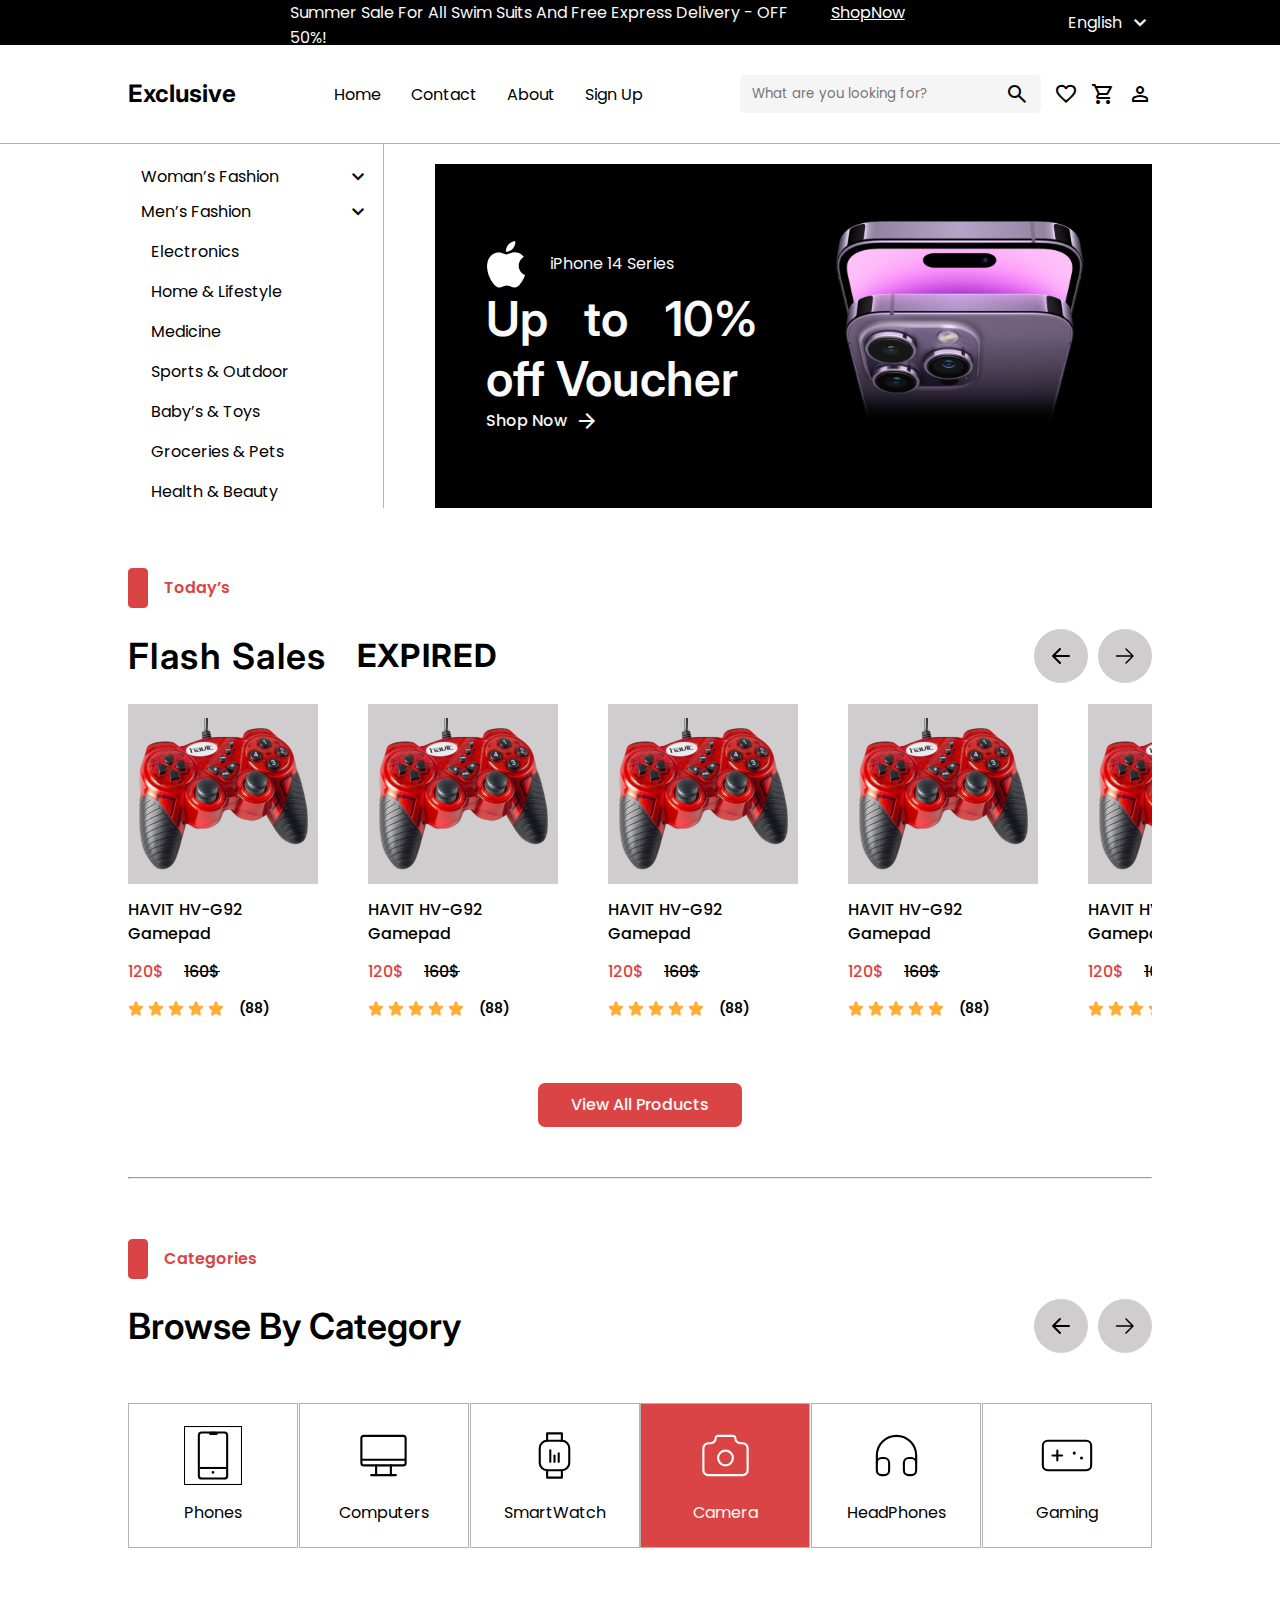
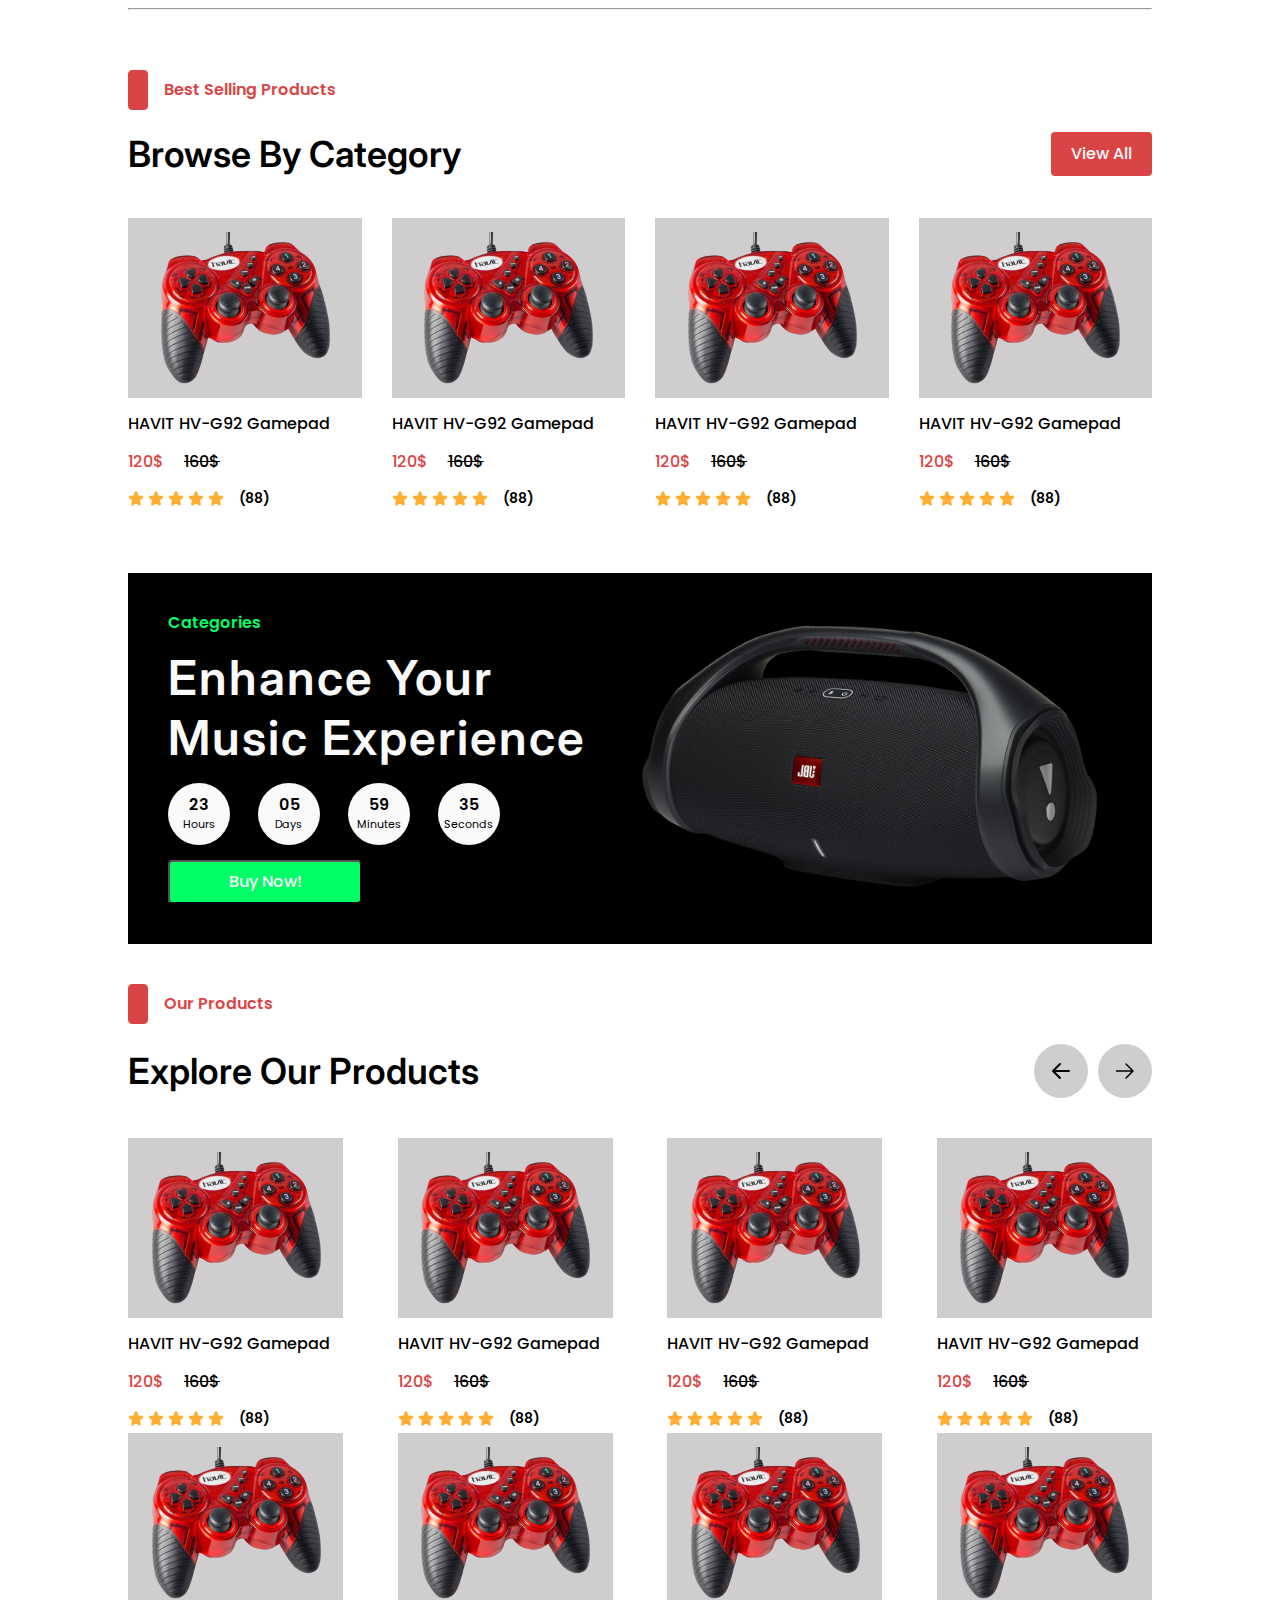
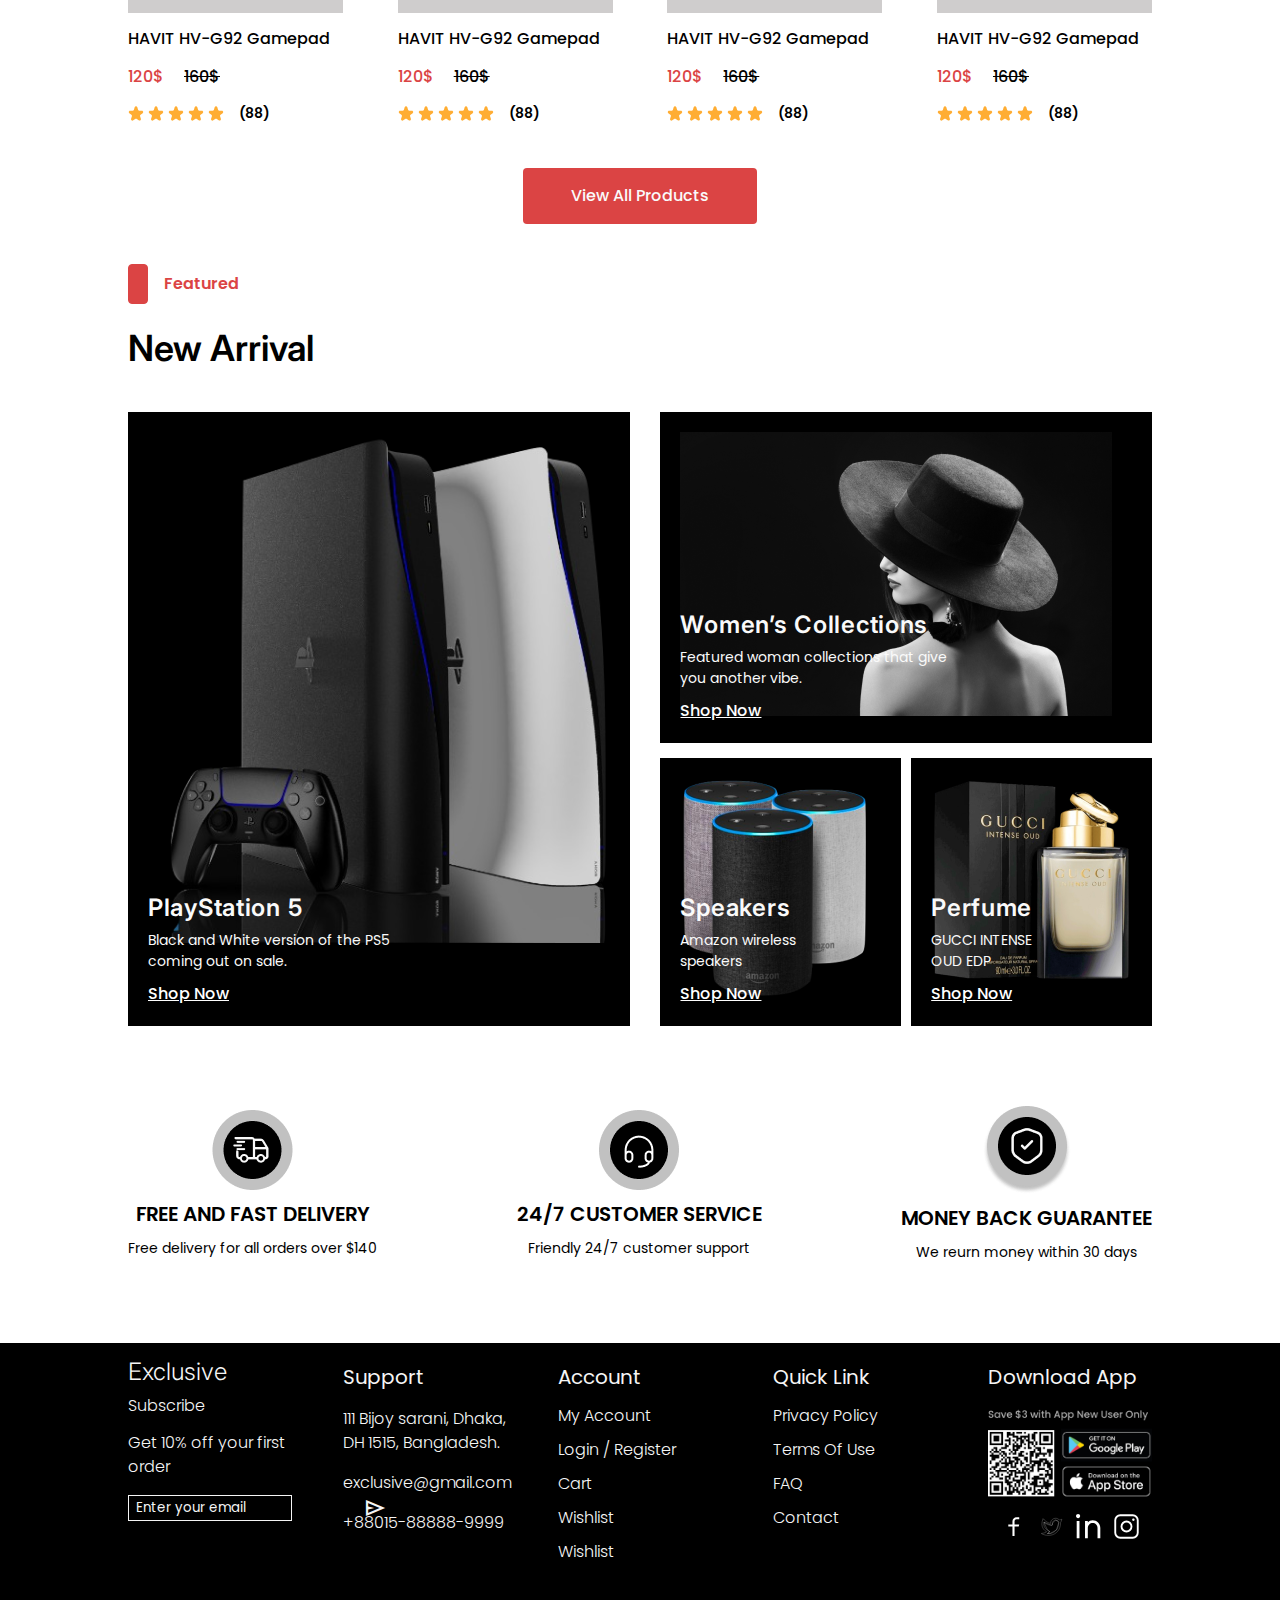
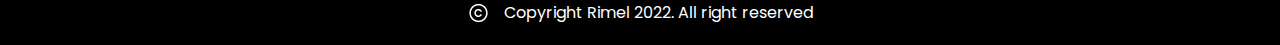
<file: index.html>
<!DOCTYPE html>
<html lang="en">
<head>
    <meta charset="UTF-8">
    <meta http-equiv="X-UA-Compatible" content="IE=edge">
    <meta name="viewport" content="width=device-width, initial-scale=1.0">
    <link rel="stylesheet" href="https://fonts.googleapis.com/css2?family=Material+Symbols+Outlined:opsz,wght,FILL,GRAD@48,400,0,0" />
    <link rel="stylesheet" href="css/haeder-footer-style.css">
    <link rel="stylesheet" href="css/index-style.css">
    <title>Full-E-Commerce</title>
</head>
<body>
<!------------------------------------ header ---------------------------------->
    <header>
        <div class="backgroun">
            <div class="Top-Header">
                <p>
                    Summer Sale For All Swim Suits And Free Express Delivery - OFF 50%!
                    <a href="#">ShopNow</a>
                </p>
                <div class="lang">
                    <p>English</p>
                    <span class="material-symbols-outlined">
                        expand_more
                    </span>
                </div>
            </div>
        </div>
        <div class="Header">
            <a href="#" class="logo">Exclusive</a>
            <ul>
                <li> <a href="index.html">Home</a> </li>
                <li> <a href="Contact.html">Contact</a> </li>
                <li> <a href="About.html">About</a> </li>
                <li> <a href="Sing-up.html">Sign Up</a> </li>
            </ul>
            <div class="option">
                <div class="search">
                    <input type="search" name="search" id=""  placeholder="What are you looking for?">
                    <span class="material-symbols-outlined">search</span>
                </div>
                <a href="Wishlist.html">
                    <span class="material-symbols-outlined favorite">favorite</span>
                </a>
                <a href="Cart.html">
                    <span class="material-symbols-outlined shopping_cart">shopping_cart</span>
                </a>
                <a href="Account.html">
                    <span class="material-symbols-outlined">person</span>
                </a>
            </div>
        </div>
    </header>
<!--------------------------------- catigorys and slader ---------------------------->
    <div class="hero">
        <div class="catigory">
            <div class="catigory-items">
                <div>
                    <p>Woman’s Fashion</p>
                    <span class="material-symbols-outlined" onclick="clike ()">
                        expand_more
                    </span>
                </div>
            </div>
            <div  class="catigory-items">
                <div>
                    <p>Men’s Fashion</p>
                    <span class="material-symbols-outlined" onclick="clike ()">
                    expand_more
                    </span>
                </div>
                <div class="dropliste">
                    <ul >
                        <li> <a href="#">Electronics</a> </li>
                        <li> <a href="#"> Home & Lifestyle </a> </li>
                        <li> <a href="#"> Medicine </a> </li>
                        <li> <a href="#"> Sports & Outdoor </a> </li>
                        <li> <a href="#"> Baby’s & Toys </a> </li>
                        <li> <a href="#"> Groceries & Pets</a> </li>
                        <li> <a href="#"> Health & Beauty </a> </li>
                    </ul>
                </div>

            </div>
        </div>
        <div class="slader">
            <div class="imgs-continer">
                <div class="offers">
                    <p>
                        <img src="icons/1200px-Apple_gray_logo 1.png" alt="">
                        iPhone 14 Series
                    </p>
                    <h2>
                        Up to 10% off Voucher
                    </h2>
                    <a href="#">
                        Shop Now
                        <span class="material-symbols-outlined">arrow_forward</span>
                    </a>
                </div>
                <div class="product-img">
                    <img src="imgs/hero_endframe__cvklg0xk3w6e_large 2.png" alt="">
                </div>
                
            </div>
            
        </div>
    </div>
<!------------------------------------- Flash Sales -------------------------------->
    <div class="Flash-Sales">
        <div class="header-flash-sales">
            <div class="head-flash-sales">
                <div class="scouir"></div>
                <p>Today’s</p>
            </div>
            <div class="frame-contre">
                <div class="content-dwon">
                    <h2>Flash Sales</h2>
                    <p id="demo"></p>
                    <script>
                        // Set the date we're counting down to
                        let countDownDate = new Date("march 27, 2024 15:37:25").getTime();
                        // Update the count down every 1 second
                        let x = setInterval(function() {
                            // Get today's date and time
                            let now = new Date().getTime();                           
                            // Find the distance between now and the count down date
                            let distance = countDownDate - now;                           
                            // Time calculations for days, hours, minutes and seconds
                            let days = Math.floor(distance / (1000 * 60 * 60 * 24));
                            let hours = Math.floor((distance % (1000 * 60 * 60 * 24)) / (1000 * 60 * 60));
                            let minutes = Math.floor((distance % (1000 * 60 * 60)) / (1000 * 60));
                            let seconds = Math.floor((distance % (1000 * 60)) / 1000);
                                
                            // Output the result in an element with id="demo"
                            document.getElementById("demo").innerHTML = days + "d " + hours + "h "
                            + minutes + "m " + seconds + "s ";
                                
                            // If the count down is over, write some text 
                            if (distance < 0) {
                                clearInterval(x);
                                document.getElementById("demo").innerHTML = "EXPIRED";
                            }
                        }, 1000);
                    </script>
                </div>
                <div class="controles">
                    <img src="icons/icons_arrow-left.svg" alt="">
                    <img src="icons/icons arrow-right.svg" alt="">
                </div>
            </div>
        </div>
        <div class="products-flash-sales">
            <div class="product">
                <div class="product-img-falsh-sales">
                    <img src="imgs/Frame 611.png" alt="">
                    <div class="product-option">

                        <img src="icons/Fill Heart.svg" alt="">
                        <img src="icons/Fill Eye.svg" alt="">
                    </div>
                    <button class="add-to-cart">Add To Cart</button>
                </div>
                <h4>HAVIT HV-G92 Gamepad</h4>
                <div class="priec">
                    <span class="flash-priec">120$</span>
                    <span class="officile-priec">160$</span>
                </div>
                <div class="reting">
                    <div class="reting-stars">
                        <img src="icons/stars.svg" alt="">
                        <img src="icons/stars.svg" alt="">
                        <img src="icons/stars.svg" alt="">
                        <img src="icons/stars.svg" alt="">
                        <img src="icons/stars.svg" alt="">
                    </div>
                    <p>(88)</p>
                </div>
            </div>
            <div class="product">
                <div class="product-img-falsh-sales">
                    <img src="imgs/Frame 611.png" alt="">
                    <div class="product-option">
                        
                        <img src="icons/Fill Heart.svg" alt="">
                        <img src="icons/Fill Eye.svg" alt="">
                    </div>
                    <button class="add-to-cart">Add To Cart</button>
                </div>
                <h4>HAVIT HV-G92 Gamepad</h4>
                <div class="priec">
                    <span class="flash-priec">120$</span>
                    <span class="officile-priec">160$</span>
                </div>
                <div class="reting">
                    <div class="reting-stars">
                        <img src="icons/stars.svg" alt="">
                        <img src="icons/stars.svg" alt="">
                        <img src="icons/stars.svg" alt="">
                        <img src="icons/stars.svg" alt="">
                        <img src="icons/stars.svg" alt="">
                    </div>
                    <p>(88)</p>
                </div>
            </div>
            <div class="product">
                <div class="product-img-falsh-sales">
                    <img src="imgs/Frame 611.png" alt="">
                    <div class="product-option">
                        
                        <img src="icons/Fill Heart.svg" alt="">
                        <img src="icons/Fill Eye.svg" alt="">
                    </div>
                    <button class="add-to-cart">Add To Cart</button>
                </div>
                <h4>HAVIT HV-G92 Gamepad</h4>
                <div class="priec">
                    <span class="flash-priec">120$</span>
                    <span class="officile-priec">160$</span>
                </div>
                <div class="reting">
                    <div class="reting-stars">
                        <img src="icons/stars.svg" alt="">
                        <img src="icons/stars.svg" alt="">
                        <img src="icons/stars.svg" alt="">
                        <img src="icons/stars.svg" alt="">
                        <img src="icons/stars.svg" alt="">
                    </div>
                    <p>(88)</p>
                </div>
            </div>
            <div class="product">
                <div class="product-img-falsh-sales">
                    <img src="imgs/Frame 611.png" alt="">
                    <div class="product-option">
                        
                        <img src="icons/Fill Heart.svg" alt="">
                        <img src="icons/Fill Eye.svg" alt="">
                    </div>
                    <button class="add-to-cart">Add To Cart</button>
                </div>
                <h4>HAVIT HV-G92 Gamepad</h4>
                <div class="priec">
                    <span class="flash-priec">120$</span>
                    <span class="officile-priec">160$</span>
                </div>
                <div class="reting">
                    <div class="reting-stars">
                        <img src="icons/stars.svg" alt="">
                        <img src="icons/stars.svg" alt="">
                        <img src="icons/stars.svg" alt="">
                        <img src="icons/stars.svg" alt="">
                        <img src="icons/stars.svg" alt="">
                    </div>
                    <p>(88)</p>
                </div>
            </div>
            <div class="product">
                <div class="product-img-falsh-sales">
                    <img src="imgs/Frame 611.png" alt="">
                    <div class="product-option">
                        <img src="icons/Fill Heart.svg" alt="">
                        <img src="icons/Fill Eye.svg" alt="">
                    </div>
                    <button class="add-to-cart">Add To Cart</button>
                </div>
                <h4>HAVIT HV-G92 Gamepad</h4>
                <div class="priec">
                    <span class="flash-priec">120$</span>
                    <span class="officile-priec">160$</span>
                </div>
                <div class="reting">
                    <div class="reting-stars">
                        <img src="icons/stars.svg" alt="">
                        <img src="icons/stars.svg" alt="">
                        <img src="icons/stars.svg" alt="">
                        <img src="icons/stars.svg" alt="">
                        <img src="icons/stars.svg" alt="">
                    </div>
                    <p>(88)</p>
                </div>
            </div>
            <div class="product">
                <div class="product-img-falsh-sales">
                    <img src="imgs/Frame 611.png" alt="">
                    <div class="product-option">
                        
                        <img src="icons/Fill Heart.svg" alt="">
                        <img src="icons/Fill Eye.svg" alt="">
                    </div>
                    <button class="add-to-cart">Add To Cart</button>
                </div>
                <h4>HAVIT HV-G92 Gamepad</h4>
                <div class="priec">
                    <span class="flash-priec">120$</span>
                    <span class="officile-priec">160$</span>
                </div>
                <div class="reting">
                    <div class="reting-stars">
                        <img src="icons/stars.svg" alt="">
                        <img src="icons/stars.svg" alt="">
                        <img src="icons/stars.svg" alt="">
                        <img src="icons/stars.svg" alt="">
                        <img src="icons/stars.svg" alt="">
                    </div>
                    <p>(88)</p>
                </div>
            </div>
            <div class="product">
                <div class="product-img-falsh-sales">
                    <img src="imgs/Frame 611.png" alt="">
                    <div class="product-option">
                        
                        <img src="icons/Fill Heart.svg" alt="">
                        <img src="icons/Fill Eye.svg" alt="">
                    </div>
                    <button class="add-to-cart">Add To Cart</button>
                </div>
                <h4>HAVIT HV-G92 Gamepad</h4>
                <div class="priec">
                    <span class="flash-priec">120$</span>
                    <span class="officile-priec">160$</span>
                </div>
                <div class="reting">
                    <div class="reting-stars">
                        <img src="icons/stars.svg" alt="">
                        <img src="icons/stars.svg" alt="">
                        <img src="icons/stars.svg" alt="">
                        <img src="icons/stars.svg" alt="">
                        <img src="icons/stars.svg" alt="">
                    </div>
                    <p>(88)</p>
                </div>
            </div>
            <div class="product">
                <div class="product-img-falsh-sales">
                    <img src="imgs/Frame 611.png" alt="">
                    <div class="product-option">
                        
                        <img src="icons/Fill Heart.svg" alt="">
                        <img src="icons/Fill Eye.svg" alt="">
                    </div>
                    <button class="add-to-cart">Add To Cart</button>
                </div>
                <h4>HAVIT HV-G92 Gamepad</h4>
                <div class="priec">
                    <span class="flash-priec">120$</span>
                    <span class="officile-priec">160$</span>
                </div>
                <div class="reting">
                    <div class="reting-stars">
                        <img src="icons/stars.svg" alt="">
                        <img src="icons/stars.svg" alt="">
                        <img src="icons/stars.svg" alt="">
                        <img src="icons/stars.svg" alt="">
                        <img src="icons/stars.svg" alt="">
                    </div>
                    <p>(88)</p>
                </div>
            </div>
        </div>
    </div>
    <div class="View-All-Products-flash-sales">
        <button class="button-view-all">View All Products</button>
    </div>
    <hr>
    <!----------------------------- Categories ------------------------------->
    <div class="Categories">
        <div class="head">
            <div class="scouir"></div>
            <p> Categories</p>
        </div>
        <div class="tetle">
            <h2>Browse By Category</h2>
            <div  class="controles">
                <img src="icons/icons_arrow-left.svg" alt="">
                <img src="icons/icons arrow-right.svg" alt="">
            </div>
        </div>
        <div class="Categories-items" >
            <div class="Categorie-item">
                <img src="icons/Category-CellPhone.svg" alt="">
                <p>Phones</p>
            </div>
            <div  class="Categorie-item">
                <img src="icons/Category-Computer.svg" alt="">
                <p>Computers</p>
            </div>
            <div  class="Categorie-item">
                <img src="icons/Category-SmartWatch.svg" alt="">
                <p>SmartWatch</p>
            </div>
            <div  class="Categorie-item activ">
                <img src="icons/Category-Camera.svg" alt="">
                <p>Camera</p>
            </div>
            <div  class="Categorie-item">
                <img src="icons/Category-Headphone.svg" alt="">
                <p>HeadPhones</p>
            </div>
            <div  class="Categorie-item">
                <img src="icons/Category-Gamepad.svg" alt="">
                <p>Gaming</p>
            </div>
        </div>
    </div>
    <hr>
    <!----------------------------- Best Selling Products ------------------------->
    <div class="frame-Best-Selling-Products">
        <div class="head">
            <div class="scouir"></div>
            <p> Best Selling Products</p>
        </div>
        <div class="tetle">
            <h2>Browse By Category</h2>
            <div  class="controles">
                <a href="#"> View All </a>
            </div>
        </div>
        <div class="Best-Selling-Products">
            <div class="product">
                <div class="product-img-falsh-sales">
                    <img src="imgs/Frame 611.png" alt="">
                    <div class="product-option">
                        <img src="icons/Fill Heart.svg" alt="">
                        <img src="icons/Fill Eye.svg" alt="">
                    </div>
                    <button class="add-to-cart">Add To Cart</button>
                </div>
                <h4>HAVIT HV-G92 Gamepad</h4>
                <div class="priec">
                    <span class="flash-priec">120$</span>
                    <span class="officile-priec">160$</span>
                </div>
                <div class="reting">
                    <div class="reting-stars">
                        <img src="icons/stars.svg" alt="">
                        <img src="icons/stars.svg" alt="">
                        <img src="icons/stars.svg" alt="">
                        <img src="icons/stars.svg" alt="">
                        <img src="icons/stars.svg" alt="">
                    </div>
                    <p>(88)</p>
                </div>
            </div>
            <div class="product">
                <div class="product-img-falsh-sales">
                    <img src="imgs/Frame 611.png" alt="">
                    <div class="product-option">
                        
                        <img src="icons/Fill Heart.svg" alt="">
                        <img src="icons/Fill Eye.svg" alt="">
                    </div>
                    <button class="add-to-cart">Add To Cart</button>
                </div>
                <h4>HAVIT HV-G92 Gamepad</h4>
                <div class="priec">
                    <span class="flash-priec">120$</span>
                    <span class="officile-priec">160$</span>
                </div>
                <div class="reting">
                    <div class="reting-stars">
                        <img src="icons/stars.svg" alt="">
                        <img src="icons/stars.svg" alt="">
                        <img src="icons/stars.svg" alt="">
                        <img src="icons/stars.svg" alt="">
                        <img src="icons/stars.svg" alt="">
                    </div>
                    <p>(88)</p>
                </div>
            </div>
            <div class="product">
                <div class="product-img-falsh-sales">
                    <img src="imgs/Frame 611.png" alt="">
                    <div class="product-option">
                        
                        <img src="icons/Fill Heart.svg" alt="">
                        <img src="icons/Fill Eye.svg" alt="">
                    </div>
                    <button class="add-to-cart">Add To Cart</button>
                </div>
                <h4>HAVIT HV-G92 Gamepad</h4>
                <div class="priec">
                    <span class="flash-priec">120$</span>
                    <span class="officile-priec">160$</span>
                </div>
                <div class="reting">
                    <div class="reting-stars">
                        <img src="icons/stars.svg" alt="">
                        <img src="icons/stars.svg" alt="">
                        <img src="icons/stars.svg" alt="">
                        <img src="icons/stars.svg" alt="">
                        <img src="icons/stars.svg" alt="">
                    </div>
                    <p>(88)</p>
                </div>
            </div>
            <div class="product">
                <div class="product-img-falsh-sales">
                    <img src="imgs/Frame 611.png" alt="">
                    <div class="product-option">
                        
                        <img src="icons/Fill Heart.svg" alt="">
                        <img src="icons/Fill Eye.svg" alt="">
                    </div>
                    <button class="add-to-cart">Add To Cart</button>
                </div>
                <h4>HAVIT HV-G92 Gamepad</h4>
                <div class="priec">
                    <span class="flash-priec">120$</span>
                    <span class="officile-priec">160$</span>
                </div>
                <div class="reting">
                    <div class="reting-stars">
                        <img src="icons/stars.svg" alt="">
                        <img src="icons/stars.svg" alt="">
                        <img src="icons/stars.svg" alt="">
                        <img src="icons/stars.svg" alt="">
                        <img src="icons/stars.svg" alt="">
                    </div>
                    <p>(88)</p>
                </div>
            </div>
        </div>
    </div>
    <!------------------------------- special Offers ---------------------------------->
    
    <div class="special-Offers">
        <div class="details-offer">
            <p>Categories</p>
            <h2>Enhance Your Music Experience</h2>
            <div class="offer-timer">
                <div class="time-offer">
                    <span>23</span>
                    <p>Hours</p>
                </div>
                <div class="time-offer">
                    <span>05</span>
                    <p>Days</p>
                </div>
                <div class="time-offer">
                    <span>59</span>
                    <p>Minutes</p>
                </div>
                <div class="time-offer">
                    <span>35</span>
                    <p>Seconds</p>
                </div>
            </div>
            <button>Buy Now!</button>
        </div>
        <div class="img-product">
            <img src="imgs/JBL_BOOMBOX_2_HERO_020_x1 (1) 1.png" alt="">
        </div>
    </div>
    <!-------------------------------- Explore Our Products ------------------->
    <div class="Explore-Our-Products">
        <div class="head">
            <div class="scouir"></div>
            <p> Our Products</p>
        </div>
        <div class="tetle">          
            <h2>Explore Our Products</h2>
            <div  class="controles">
                <img src="icons/icons_arrow-left.svg" alt="">
                <img src="icons/icons arrow-right.svg" alt="">
            </div>
        </div>
        <div class="products">
            <div class="product">
                <div class="product-img-falsh-sales">
                    <img src="imgs/Frame 611.png" alt="">
                    <div class="product-option">
                        <img src="icons/Fill Heart.svg" alt="">
                        <img src="icons/Fill Eye.svg" alt="">
                    </div>
                    <button class="add-to-cart">Add To Cart</button>
                </div>
                <h4>HAVIT HV-G92 Gamepad</h4>
                <div class="priec">
                    <span class="flash-priec">120$</span>
                    <span class="officile-priec">160$</span>
                </div>
                <div class="reting">
                    <div class="reting-stars">
                        <img src="icons/stars.svg" alt="">
                        <img src="icons/stars.svg" alt="">
                        <img src="icons/stars.svg" alt="">
                        <img src="icons/stars.svg" alt="">
                        <img src="icons/stars.svg" alt="">
                    </div>
                    <p>(88)</p>
                </div>
            </div>
            <div class="product">
                <div class="product-img-falsh-sales">
                    <img src="imgs/Frame 611.png" alt="">
                    <div class="product-option">
                        
                        <img src="icons/Fill Heart.svg" alt="">
                        <img src="icons/Fill Eye.svg" alt="">
                    </div>
                    <button class="add-to-cart">Add To Cart</button>
                </div>
                <h4>HAVIT HV-G92 Gamepad</h4>
                <div class="priec">
                    <span class="flash-priec">120$</span>
                    <span class="officile-priec">160$</span>
                </div>
                <div class="reting">
                    <div class="reting-stars">
                        <img src="icons/stars.svg" alt="">
                        <img src="icons/stars.svg" alt="">
                        <img src="icons/stars.svg" alt="">
                        <img src="icons/stars.svg" alt="">
                        <img src="icons/stars.svg" alt="">
                    </div>
                    <p>(88)</p>
                </div>
            </div>
            <div class="product">
                <div class="product-img-falsh-sales">
                    <img src="imgs/Frame 611.png" alt="">
                    <div class="product-option">
                        
                        <img src="icons/Fill Heart.svg" alt="">
                        <img src="icons/Fill Eye.svg" alt="">
                    </div>
                    <button class="add-to-cart">Add To Cart</button>
                </div>
                <h4>HAVIT HV-G92 Gamepad</h4>
                <div class="priec">
                    <span class="flash-priec">120$</span>
                    <span class="officile-priec">160$</span>
                </div>
                <div class="reting">
                    <div class="reting-stars">
                        <img src="icons/stars.svg" alt="">
                        <img src="icons/stars.svg" alt="">
                        <img src="icons/stars.svg" alt="">
                        <img src="icons/stars.svg" alt="">
                        <img src="icons/stars.svg" alt="">
                    </div>
                    <p>(88)</p>
                </div>
            </div>
            <div class="product">
                <div class="product-img-falsh-sales">
                    <img src="imgs/Frame 611.png" alt="">
                    <div class="product-option">
                        
                        <img src="icons/Fill Heart.svg" alt="">
                        <img src="icons/Fill Eye.svg" alt="">
                    </div>
                    <button class="add-to-cart">Add To Cart</button>
                </div>
                <h4>HAVIT HV-G92 Gamepad</h4>
                <div class="priec">
                    <span class="flash-priec">120$</span>
                    <span class="officile-priec">160$</span>
                </div>
                <div class="reting">
                    <div class="reting-stars">
                        <img src="icons/stars.svg" alt="">
                        <img src="icons/stars.svg" alt="">
                        <img src="icons/stars.svg" alt="">
                        <img src="icons/stars.svg" alt="">
                        <img src="icons/stars.svg" alt="">
                    </div>
                    <p>(88)</p>
                </div>
            </div>
            <div class="product">
                <div class="product-img-falsh-sales">
                    <img src="imgs/Frame 611.png" alt="">
                    <div class="product-option">
                        <img src="icons/Fill Heart.svg" alt="">
                        <img src="icons/Fill Eye.svg" alt="">
                    </div>
                    <button class="add-to-cart">Add To Cart</button>
                </div>
                <h4>HAVIT HV-G92 Gamepad</h4>
                <div class="priec">
                    <span class="flash-priec">120$</span>
                    <span class="officile-priec">160$</span>
                </div>
                <div class="reting">
                    <div class="reting-stars">
                        <img src="icons/stars.svg" alt="">
                        <img src="icons/stars.svg" alt="">
                        <img src="icons/stars.svg" alt="">
                        <img src="icons/stars.svg" alt="">
                        <img src="icons/stars.svg" alt="">
                    </div>
                    <p>(88)</p>
                </div>
            </div>
            <div class="product">
                <div class="product-img-falsh-sales">
                    <img src="imgs/Frame 611.png" alt="">
                    <div class="product-option">
                        
                        <img src="icons/Fill Heart.svg" alt="">
                        <img src="icons/Fill Eye.svg" alt="">
                    </div>
                    <button class="add-to-cart">Add To Cart</button>
                </div>
                <h4>HAVIT HV-G92 Gamepad</h4>
                <div class="priec">
                    <span class="flash-priec">120$</span>
                    <span class="officile-priec">160$</span>
                </div>
                <div class="reting">
                    <div class="reting-stars">
                        <img src="icons/stars.svg" alt="">
                        <img src="icons/stars.svg" alt="">
                        <img src="icons/stars.svg" alt="">
                        <img src="icons/stars.svg" alt="">
                        <img src="icons/stars.svg" alt="">
                    </div>
                    <p>(88)</p>
                </div>
            </div>
            <div class="product">
                <div class="product-img-falsh-sales">
                    <img src="imgs/Frame 611.png" alt="">
                    <div class="product-option">
                        
                        <img src="icons/Fill Heart.svg" alt="">
                        <img src="icons/Fill Eye.svg" alt="">
                    </div>
                    <button class="add-to-cart">Add To Cart</button>
                </div>
                <h4>HAVIT HV-G92 Gamepad</h4>
                <div class="priec">
                    <span class="flash-priec">120$</span>
                    <span class="officile-priec">160$</span>
                </div>
                <div class="reting">
                    <div class="reting-stars">
                        <img src="icons/stars.svg" alt="">
                        <img src="icons/stars.svg" alt="">
                        <img src="icons/stars.svg" alt="">
                        <img src="icons/stars.svg" alt="">
                        <img src="icons/stars.svg" alt="">
                    </div>
                    <p>(88)</p>
                </div>
            </div>
            <div class="product">
                <div class="product-img-falsh-sales">
                    <img src="imgs/Frame 611.png" alt="">
                    <div class="product-option">
                        
                        <img src="icons/Fill Heart.svg" alt="">
                        <img src="icons/Fill Eye.svg" alt="">
                    </div>
                    <button class="add-to-cart">Add To Cart</button>
                </div>
                <h4>HAVIT HV-G92 Gamepad</h4>
                <div class="priec">
                    <span class="flash-priec">120$</span>
                    <span class="officile-priec">160$</span>
                </div>
                <div class="reting">
                    <div class="reting-stars">
                        <img src="icons/stars.svg" alt="">
                        <img src="icons/stars.svg" alt="">
                        <img src="icons/stars.svg" alt="">
                        <img src="icons/stars.svg" alt="">
                        <img src="icons/stars.svg" alt="">
                    </div>
                    <p>(88)</p>
                </div>
            </div>
            
        </div>
        <div class="View-All-Products">
            <button>View All Products</button>
        </div>
    </div>
    <!-------------------------------- New Arrival ------------------------------->
    <div class="New-Arrival-head">
        <div class="head">
            <div class="scouir"></div>
            <p> Featured</p>
        </div>
        <div class="tetle">
            <h2>New Arrival</h2>
        </div>
    </div>
    <div class="New-Arrival">
        
        <div class="relative">
            <img src="imgs/ps5-slim-goedkope-playstation_large 1.png" alt="">
            <div class="deteails">
                <h5>PlayStation 5</h5>
                <p>Black and White version of the PS5 coming out on sale.</p>
                <a href="#">Shop Now</a>
            </div>
        </div>
        <div class="Collections">
            <div class="relative1">
                <img src="imgs/attractive-woman-wearing-hat-posing-black-background 1.png" alt="">
                <div class="deteails">
                    <h5>Women’s Collections</h5>
                    <p>Featured woman collections that give you another vibe.</p>
                    <a href="#">Shop Now</a>
                </div>
            </div>
            <div class="New-Arrival-product">
                <div class="relative">
                    <img src="imgs/69-694768_amazon-echo-png-clipart-transparent-amazon-echo-png 1.png" alt="">
                    <div class="deteails">
                        <h5>Speakers</h5>
                        <p>Amazon wireless speakers</p>
                        <a href="#">Shop Now</a>
                    </div>
                </div>
                <div class="relative">
                    <img src="imgs/652e82cd70aa6522dd785109a455904c.png" alt="">
                    <div class="deteails">
                        <h5>Perfume</h5>
                        <p>GUCCI INTENSE OUD EDP</p>
                        <a href="#">Shop Now</a>
                    </div>
                </div>
            </div>
        </div>
        
    </div>
    <!------------------------------- guarantee ------------------------------>
    <div class="guarantee">
        <div class="Services">
            <img src="icons/Services.png" alt="">
            <h3>FREE AND FAST DELIVERY</h3>
            <p>Free delivery for all orders over $140</p>
        </div>
        <div class="Services">
            <img src="icons/Services (1).png" alt="">
            <h3>24/7 CUSTOMER SERVICE</h3>
            <p>Friendly 24/7 customer support</p>
        </div>
        <div class="Services">
            <img src="icons/Services (2).png" alt="">
            <h3>MONEY BACK GUARANTEE</h3>
            <p>We reurn money within 30 days</p>
        </div>
    </div>

<!----------------------------------- footter --------------------------------->
<div class="background">
    <footer>
        <div class="footer-items">
            <a href="#" class="footer-logo">Exclusive</a>
            <a href="#">Subscribe</a>
            <p> Get 10% off your first order</p>
            <div class="email-space">
                <input type="email" name="" id="" placeholder="Enter your email" class="email">
                <span class="material-symbols-outlined send">send</span>
            </div>
        </div>
        <div class="footer-items">
            <h4>Support</h4>
            <p>111 Bijoy sarani, Dhaka,  DH 1515, Bangladesh.</p>
            <p>exclusive@gmail.com</p>
            <p>+88015-88888-9999</p>
        </div>
        <div class="footer-items">
            <h4>Account</h4>
            <a href="#">My Account</a>
            <a href="#">Login / Register</a>           
            <a href="#">Cart</a>
            <a href="#">Wishlist</a>
            <a href="#">Wishlist</a>
        </div>
        <div class="footer-items">
            <h4>Quick Link</h4>
            <a href="#">Privacy Policy</a>
            <a href="#">Terms Of Use</a>
            <a href="#">FAQ</a>
            <a href="#">Contact</a>
        </div>
        <div  class="footer-items">
            <h4>Download App</h4>
            <img src="imgs/Frame 720.png" alt="">
            <div class="socel-media">
                <img src="icons/Icon-Facebook.svg" alt="">
                <img src="icons/Icon-Twitter.svg" alt="">
                <img src="icons/Vector.svg" alt="">
                <img src="icons/Group.svg" alt="">
            
            </div>
        </div>
        
    </footer>
    <div class="copyright">
        <img src="icons/icon-copyright.png" alt="">
        <p>Copyright Rimel 2022. All right reserved</p>
    </div>
</div>
    <script src="script/main.js"></script>
</body>
</html>
</file>
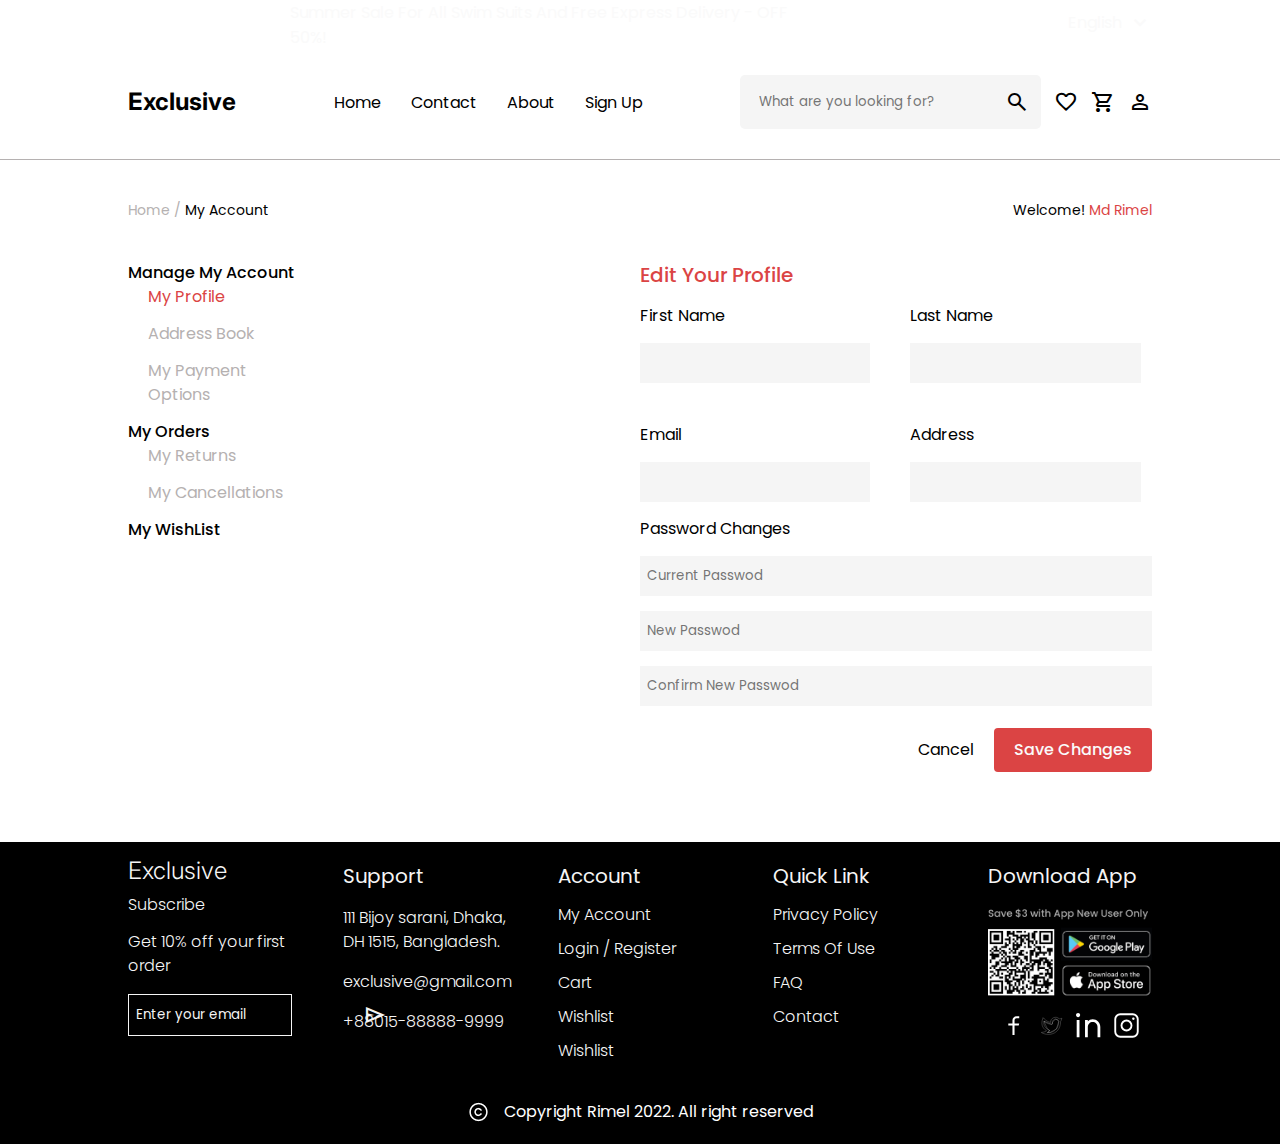
<file: Account.html>
<!DOCTYPE html>
<html lang="en">
<head>
    <meta charset="UTF-8">
    <meta http-equiv="X-UA-Compatible" content="IE=edge">
    <meta name="viewport" content="width=device-width, initial-scale=1.0">
    <link rel="stylesheet" href="https://fonts.googleapis.com/css2?family=Material+Symbols+Outlined:opsz,wght,FILL,GRAD@48,400,0,0" />
    <link rel="stylesheet" href="css/haeder-footer-style.css">
    <link rel="stylesheet" href="css/Account.css">
    <title>Account</title>
</head>
<body>
    <header>
        <div class="Top-Header">
            <p>
                Summer Sale For All Swim Suits And Free Express Delivery - OFF 50%!
                <a href="#">ShopNow</a>
            </p>
            <div class="lang">
                <p>English</p>
                <span class="material-symbols-outlined">
                    expand_more
                </span>
            </div>
        </div>
        <div class="Header">
            <a href="#" class="logo">Exclusive</a>
            <ul>
                <li> <a href="index.html">Home</a> </li>
                <li> <a href="Contact.html">Contact</a> </li>
                <li> <a href="About.html">About</a> </li>
                <li> <a href="Sing-up.html">Sign Up</a> </li>
            </ul>
            <div class="option">
                <div class="search">
                    <input type="search" name="search" id=""  placeholder="What are you looking for?">
                    <span class="material-symbols-outlined">search</span>
                </div>
                <a href="Wishlist.html">
                    <span class="material-symbols-outlined favorite">favorite</span>
                </a>
                <a href="Cart.html">
                    <span class="material-symbols-outlined shopping_cart">shopping_cart</span>
                </a>
                <a href="Account.html">
                    <span class="material-symbols-outlined">person</span>
                </a>
            </div>
        </div>
    </header>
    <div class="Account-head">
        <p class="section">Home / <span>My Account</span></p>
        <p class="hello-message">Welcome! <span class="clinte-name">  Md Rimel</span></p>
    </div>
    <div class="Account-frame">
        <div class="Account-seting">
            <span>
                Manage My Account
                <ul>
                    <li class="active">My Profile</li>
                    <li>Address Book</li>
                    <li>My Payment Options</li>
                </ul>
            </span>
            <span>
                My Orders
                <ul>
                    <li>My Returns</li>
                    <li>My Cancellations</li>
                </ul>
            </span>
            <span>My WishList</span>
        </div>
        <!------------------------ Edit-Profile ------------------------->
        <div class="Edit-Profile">
            <h4>Edit Your Profile</h4>
            <div class="personal-information">
                <div class="inputs">
                    <label for="First Name">First Name</label>
                    <input type="text" name="First-Name" id="" >
                </div>
                <div class="inputs">
                    <label for="Last Name">Last Name</label>
                    <input type="text" name="Last Name" id="Last-Name" >
                </div>
                <div class="inputs">
                    <label for="Email">Email</label>
                    <input type="email" name="Email" id="Email" >
                </div>
                <div class="inputs">
                    <label for="Address">Address</label>
                    <input type="text" name="Address" id="Address" >
                </div>
            </div>
            <div class="Password-Changes">
                <label for="Password Changes">Password Changes</label>
                <input type="text" name="Current-Passwod" id="Current-Passwod" placeholder="Current Passwod">
                <input type="text" name="New-Passwod" id="New-Passwod" placeholder="New Passwod">
                <input type="text" name="Confirm-New-Passwod" id="Confirm-New-Passwod" placeholder="Confirm New Passwod">
            </div>
            <div class="buttons-submait">
                <span>Cancel</span>
                <button>Save Changes</button>
            </div>
            
        </div>
    </div>

    <div class="background">
        <footer>
            <div class="footer-items">
                <a href="#" class="footer-logo">Exclusive</a>
                <a href="#">Subscribe</a>
                <p> Get 10% off your first order</p>
                <div class="email-space">
                    <input type="email" name="" id="" placeholder="Enter your email" class="email">
                    <span class="material-symbols-outlined send">send</span>
                </div>
            </div>
            <div class="footer-items">
                <h4>Support</h4>
                <p>111 Bijoy sarani, Dhaka,  DH 1515, Bangladesh.</p>
                <p>exclusive@gmail.com</p>
                <p>+88015-88888-9999</p>
            </div>
            <div class="footer-items">
                <h4>Account</h4>
                <a href="#">My Account</a>
                <a href="#">Login / Register</a>           
                <a href="#">Cart</a>
                <a href="#">Wishlist</a>
                <a href="#">Wishlist</a>
            </div>
            <div class="footer-items">
                <h4>Quick Link</h4>
                <a href="#">Privacy Policy</a>
                <a href="#">Terms Of Use</a>
                <a href="#">FAQ</a>
                <a href="#">Contact</a>
            </div>
            <div  class="footer-items">
                <h4>Download App</h4>
                <img src="imgs/Frame 720.png" alt="">
                <div class="socel-media">
                    <img src="icons/Icon-Facebook.svg" alt="">
                    <img src="icons/Icon-Twitter.svg" alt="">
                    <img src="icons/Vector.svg" alt="">
                    <img src="icons/Group.svg" alt="">
                
                </div>
            </div>
            
        </footer>
    </div>
    <div class="copyright">
        <img src="icons/icon-copyright.png" alt="">
        <p>Copyright Rimel 2022. All right reserved</p>
    </div>


</body>
</html>
</file>
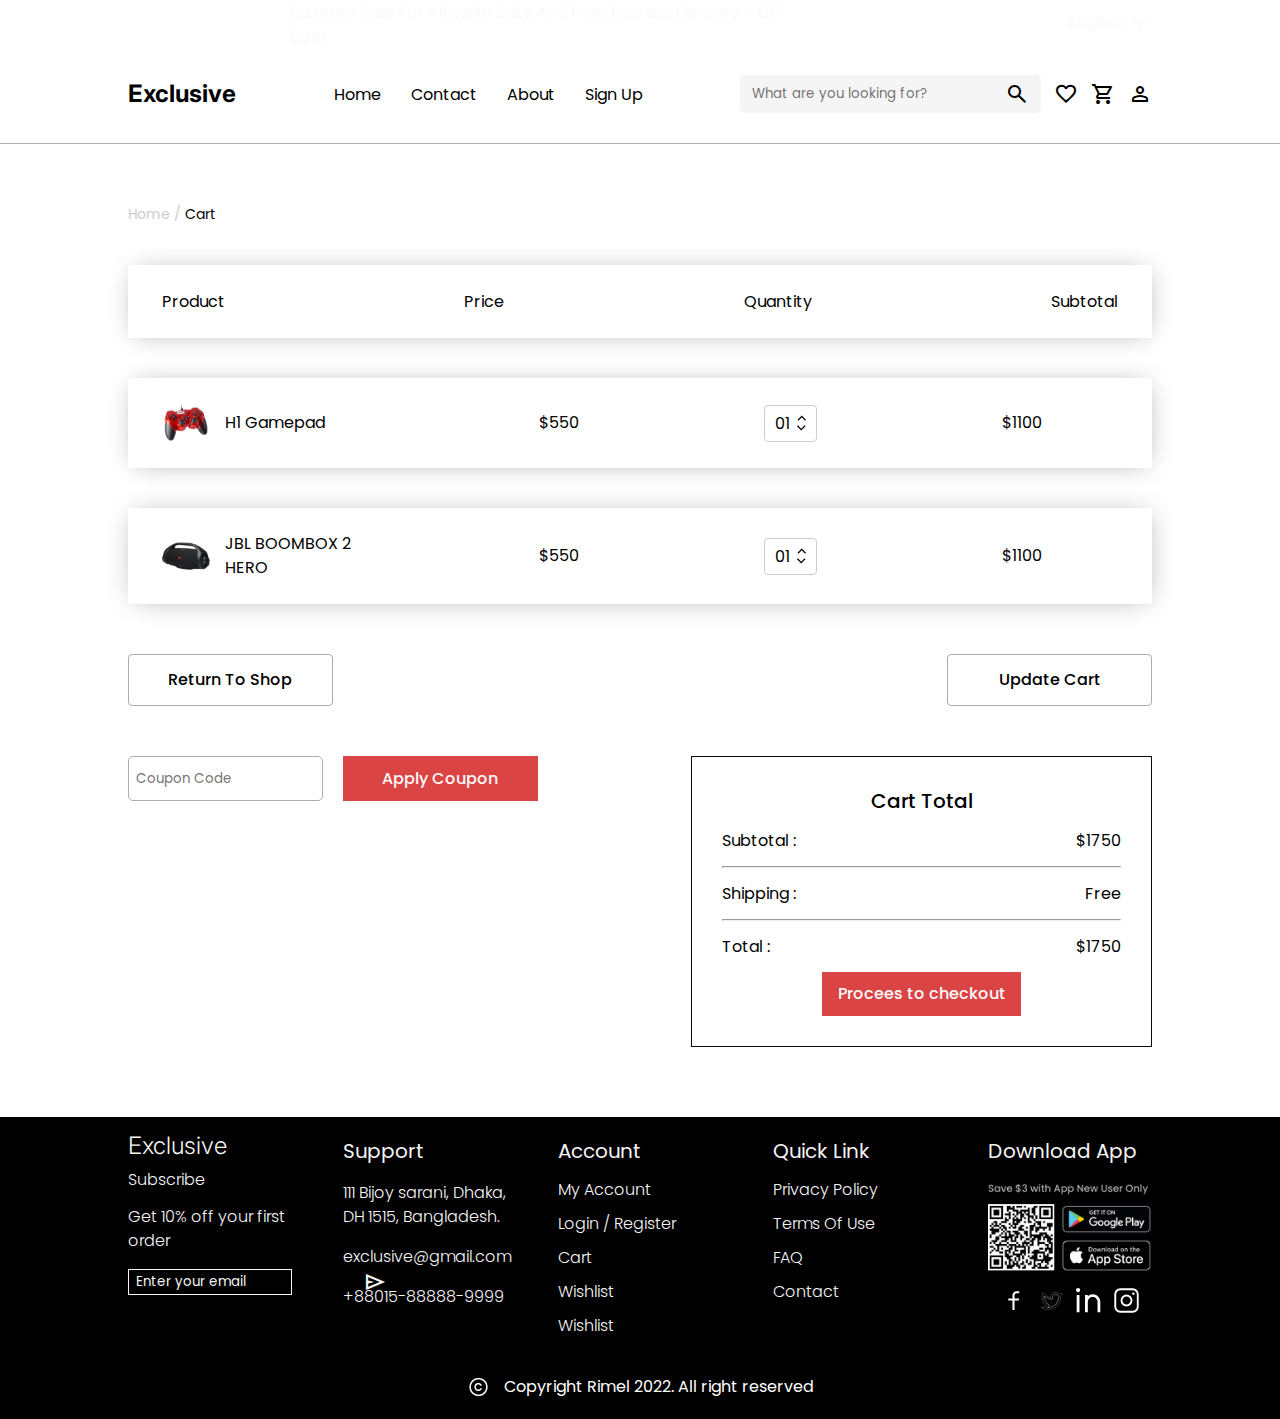
<file: Cart.html>
<!DOCTYPE html>
<html lang="en">
<head>
    <meta charset="UTF-8">
    <meta http-equiv="X-UA-Compatible" content="IE=edge">
    <meta name="viewport" content="width=device-width, initial-scale=1.0">
    <link rel="stylesheet" href="https://fonts.googleapis.com/css2?family=Material+Symbols+Outlined:opsz,wght,FILL,GRAD@48,400,0,0" />
    <link rel="stylesheet" href="css/haeder-footer-style.css">
    <link rel="stylesheet" href="css/Cart.css">
    <title>Cart</title>
</head>
<body>
    <header>
        <div class="Top-Header">
            <p>
                Summer Sale For All Swim Suits And Free Express Delivery - OFF 50%!
                <a href="#">ShopNow</a>
            </p>
            <div class="lang">
                <p>English</p>
                <span class="material-symbols-outlined">
                    expand_more
                </span>
            </div>
        </div>
        <div class="Header">
            <a href="#" class="logo">Exclusive</a>
            <ul>
                <li> <a href="index.html">Home</a> </li>
                <li> <a href="Contact.html">Contact</a> </li>
                <li> <a href="About.html">About</a> </li>
                <li> <a href="Sing-up.html">Sign Up</a> </li>
            </ul>
            <div class="option">
                <div class="search">
                    <input type="search" name="search" id=""  placeholder="What are you looking for?">
                    <span class="material-symbols-outlined">search</span>
                </div>
                <a href="Wishlist.html">
                    <span class="material-symbols-outlined favorite">favorite</span>
                </a>
                <a href="Cart.html">
                    <span class="material-symbols-outlined shopping_cart">shopping_cart</span>
                </a>
                <a href="Account.html">
                    <span class="material-symbols-outlined">person</span>
                </a>
            </div>
        </div>
    </header>
    <div class="Cart-frame">
        <h5>Home / <span>Cart</span></h5>
        <div class="head">
            <p>Product</p>
            <p>Price</p>
            <p>Quantity</p>
            <p>Subtotal</p>
        </div>
        <div class=" Cart-product">
            <div class="Product">
                <img src="imgs/Frame 611.png" alt=""  class="Product-img">
                <img src="icons/icon-cancel.svg" alt="" class="icon-cancel">
                <h5>H1 Gamepad</h5>
            </div>
            <div class="Price">$550</div>
            <div class="Quantity">
                <p>01</p>
                <div class="controlers">
                    <img src="icons/up.svg" alt="">
                    <img src="icons/Dwon.svg" alt="" >
                </div>
            </div>
            <div class="Subtotal">$1100</div>
        </div>
        <div class=" Cart-product">
            <div class="Product">
                <img src="imgs/JBL_BOOMBOX_2_HERO_020_x1 (1) 1.svg" alt="" class="Product-img">
                <img src="icons/icon-cancel.svg" alt="" class="icon-cancel">
                <h5>JBL BOOMBOX 2 HERO</h5>
            </div>
            <div class="Price">$550</div>
            <div class="Quantity">
                <p>01</p>
                <div class="controlers">
                    <img src="icons/up.svg" alt="">
                    <img src="icons/Dwon.svg" alt="">
                </div>
            </div>
            <div class="Subtotal">$1100</div>
        </div>
        <div class="buttons">
            <button>Return To Shop</button>
            <button>Update Cart</button>
        </div>
        <div class="Coupon-Code-and-Cart-Total">
            <div class="Coupon-Code">
                <input type="text" name="Coupon-Code" id="" placeholder="Coupon Code">
                <button class="Apply-Coupon">Apply Coupon</button>
            </div>
            <div class="Cart-Total">
                <h5>Cart Total</h5>
                <div>
                    <p>Subtotal :</p>
                    <span>$1750</span>
                </div>
                <hr>
                <div>
                    <p>Shipping :</p>
                    <span>Free</span>
                </div>
                <hr>
                <div>
                    <p>Total :</p>
                    <span>$1750</span>
                </div>
                <button>Procees to checkout</button>
            </div>
        </div>
    </div>

    <div class="background">
        <footer>
            <div class="footer-items">
                <a href="#" class="footer-logo">Exclusive</a>
                <a href="#">Subscribe</a>
                <p> Get 10% off your first order</p>
                <div class="email-space">
                    <input type="email" name="" id="" placeholder="Enter your email" class="email">
                    <span class="material-symbols-outlined send">send</span>
                </div>
            </div>
            <div class="footer-items">
                <h4>Support</h4>
                <p>111 Bijoy sarani, Dhaka,  DH 1515, Bangladesh.</p>
                <p>exclusive@gmail.com</p>
                <p>+88015-88888-9999</p>
            </div>
            <div class="footer-items">
                <h4>Account</h4>
                <a href="#">My Account</a>
                <a href="#">Login / Register</a>           
                <a href="#">Cart</a>
                <a href="#">Wishlist</a>
                <a href="#">Wishlist</a>
            </div>
            <div class="footer-items">
                <h4>Quick Link</h4>
                <a href="#">Privacy Policy</a>
                <a href="#">Terms Of Use</a>
                <a href="#">FAQ</a>
                <a href="#">Contact</a>
            </div>
            <div  class="footer-items">
                <h4>Download App</h4>
                <img src="imgs/Frame 720.png" alt="">
                <div class="socel-media">
                    <img src="icons/Icon-Facebook.svg" alt="">
                    <img src="icons/Icon-Twitter.svg" alt="">
                    <img src="icons/Vector.svg" alt="">
                    <img src="icons/Group.svg" alt="">
                
                </div>
            </div>
            
        </footer>
    </div>
    <div class="copyright">
        <img src="icons/icon-copyright.png" alt="">
        <p>Copyright Rimel 2022. All right reserved</p>
    </div>


</body>
</html>
</file>
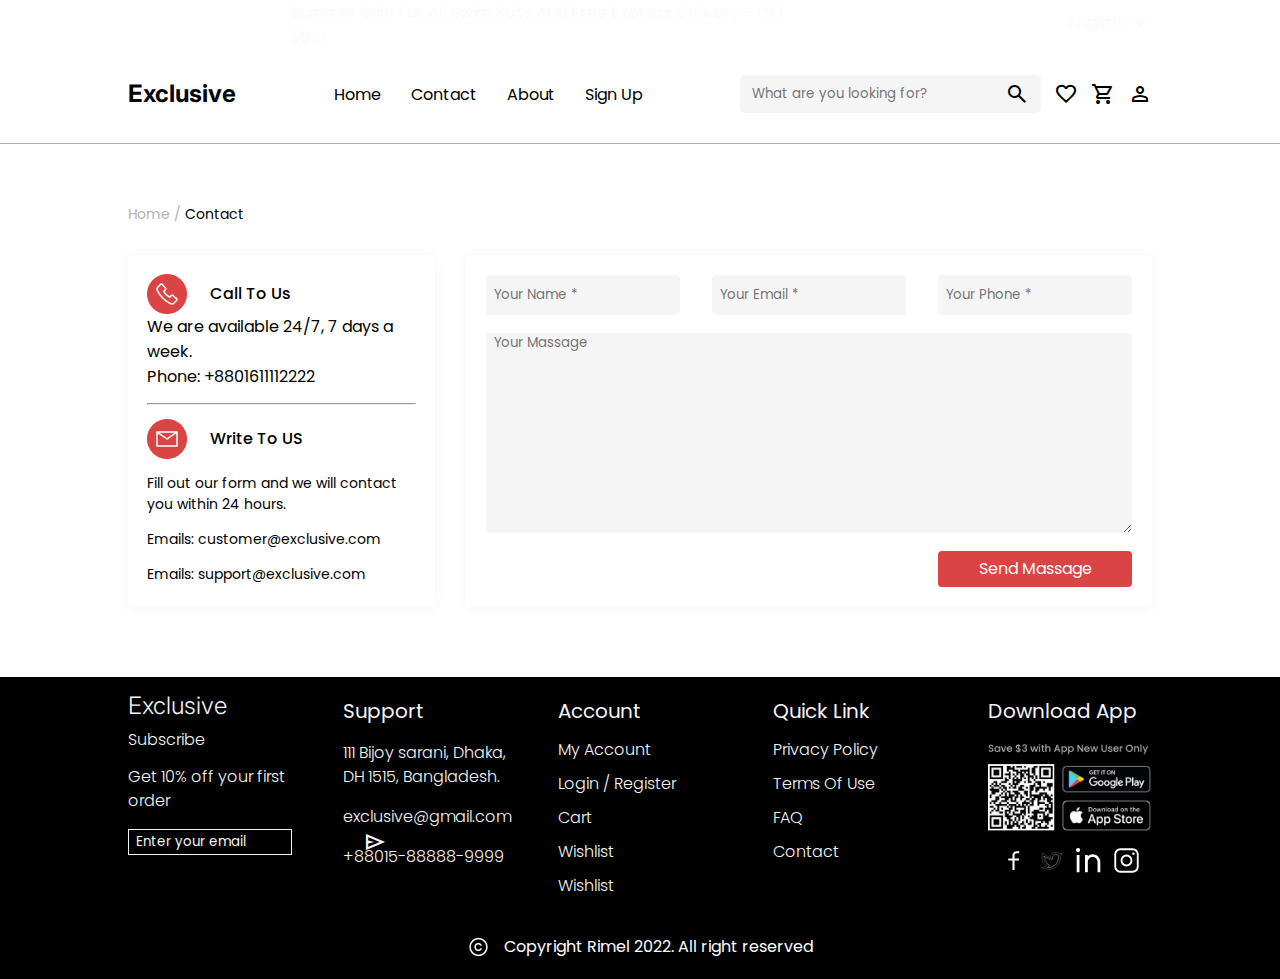
<file: Contact.html>
<!DOCTYPE html>
<html lang="en">
<head>
    <meta charset="UTF-8">
    <meta http-equiv="X-UA-Compatible" content="IE=edge">
    <meta name="viewport" content="width=device-width, initial-scale=1.0">
    <link rel="stylesheet" href="https://fonts.googleapis.com/css2?family=Material+Symbols+Outlined:opsz,wght,FILL,GRAD@48,400,0,0" />
    <link rel="stylesheet" href="css/haeder-footer-style.css">
    <link rel="stylesheet" href="css/Contact.css">
    <title>Contact</title>
</head>
<body>
<!------------------------------------ header ---------------------------------->
    <header>
        <div class="Top-Header">
            <p>
                Summer Sale For All Swim Suits And Free Express Delivery - OFF 50%!
                <a href="#">ShopNow</a>
            </p>
            <div class="lang">
                <p>English</p>
                <span class="material-symbols-outlined">
                    expand_more
                </span>
            </div>
        </div>
        <div class="Header">
            <a href="#" class="logo">Exclusive</a>
            <ul>
                <li> <a href="index.html">Home</a> </li>
                <li> <a href="Contact.html">Contact</a> </li>
                <li> <a href="About.html">About</a> </li>
                <li> <a href="Sing-up.html">Sign Up</a> </li>
            </ul>
            <div class="option">
                <div class="search">
                    <input type="search" name="search" id=""  placeholder="What are you looking for?">
                    <span class="material-symbols-outlined">search</span>
                </div>
                <a href="Wishlist.html">
                    <span class="material-symbols-outlined favorite">favorite</span>
                </a>
                <a href="Cart.html">
                    <span class="material-symbols-outlined shopping_cart">shopping_cart</span>
                </a>
                <a href="Account.html">
                    <span class="material-symbols-outlined">person</span>
                </a>
            </div>
        </div>
    </header>
    <div class="contact-frame">
        <p class="Page-path">Home / <span>Contact</span></p>
        <div class="contact">
            <div class="Contact-info">
                <div class="contact-Us">
                    <div class="head">
                        <img src="icons/icons-phone.png" alt="">
                        <h5>Call To Us</h5>
                    </div>
                    <p>We are available 24/7, 7 days a week.</p>
                    <p>Phone: +8801611112222</p>
                </div>
                <hr>
                <div class="contact-US">
                    <div class="head">
                        <img src="icons/icons-mail.png" alt="">
                        <h5>Write To US</h5>
                    </div>
                    <p>Fill out our form and we will contact you within 24 hours.</p>
                    <p>Emails: customer@exclusive.com</p>
                    <p>Emails: support@exclusive.com</p>
                </div>
            </div>
            <div class="contact-formuel">
                <div class="customer-information">
                    <input type="text" name="Your Name " id="" placeholder="Your Name *">
                    <input type="text" name="Your Email " id="" placeholder="Your Email * ">
                    <input type="text" name="Your Phone " id="" placeholder="Your Phone *">
                </div>
                <textarea name="" id="Your-Massage" cols="30" rows="10" placeholder="Your Massage"></textarea>
                <button class="Send-Massage">Send Massage</button>
            </div>
        </div>
    </div>

    
<!----------------------------------- footter --------------------------------->
<div class="background">
    <footer>
        <div class="footer-items">
            <a href="#" class="footer-logo">Exclusive</a>
            <a href="#">Subscribe</a>
            <p> Get 10% off your first order</p>
            <div class="email-space">
                <input type="email" name="" id="" placeholder="Enter your email" class="email">
                <span class="material-symbols-outlined send">send</span>
            </div>
        </div>
        <div class="footer-items">
            <h4>Support</h4>
            <p>111 Bijoy sarani, Dhaka,  DH 1515, Bangladesh.</p>
            <p>exclusive@gmail.com</p>
            <p>+88015-88888-9999</p>
        </div>
        <div class="footer-items">
            <h4>Account</h4>
            <a href="#">My Account</a>
            <a href="#">Login / Register</a>           
            <a href="#">Cart</a>
            <a href="#">Wishlist</a>
            <a href="#">Wishlist</a>
        </div>
        <div class="footer-items">
            <h4>Quick Link</h4>
            <a href="#">Privacy Policy</a>
            <a href="#">Terms Of Use</a>
            <a href="#">FAQ</a>
            <a href="#">Contact</a>
        </div>
        <div  class="footer-items">
            <h4>Download App</h4>
            <img src="imgs/Frame 720.png" alt="">
            <div class="socel-media">
                <img src="icons/Icon-Facebook.svg" alt="">
                <img src="icons/Icon-Twitter.svg" alt="">
                <img src="icons/Vector.svg" alt="">
                <img src="icons/Group.svg" alt="">
            
            </div>
        </div>
        
    </footer>
</div>
    <div class="copyright">
        <img src="icons/icon-copyright.png" alt="">
        <p>Copyright Rimel 2022. All right reserved</p>
    </div>
<script src="script/main.js"></script>
</body>
</html>
</file>
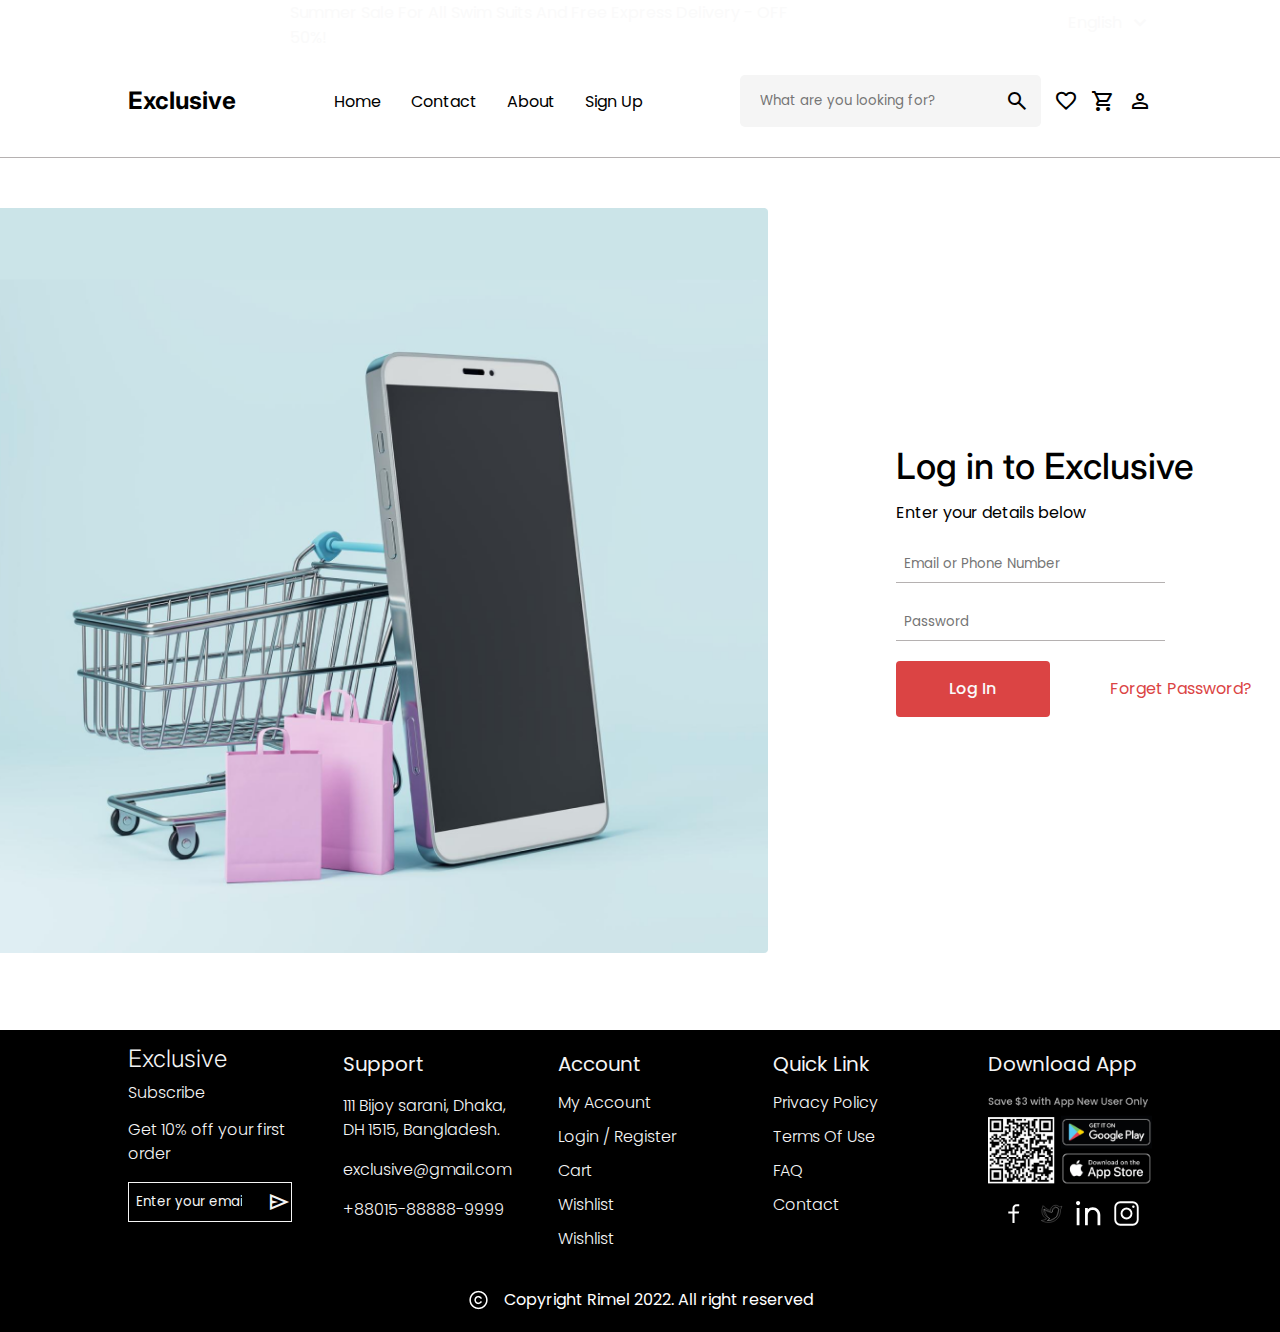
<file: Log-in.html>
<!DOCTYPE html>
<html lang="en">
<head>
    <meta charset="UTF-8">
    <meta http-equiv="X-UA-Compatible" content="IE=edge">
    <meta name="viewport" content="width=device-width, initial-scale=1.0">
    <link rel="stylesheet" href="https://fonts.googleapis.com/css2?family=Material+Symbols+Outlined:opsz,wght,FILL,GRAD@48,400,0,0" />
    <link rel="stylesheet" href="css/haeder-footer-style.css">
    <link rel="stylesheet" href="css/Log-in.css">
    <title>Log In</title>
</head>
<body>
    <header>
        <div class="Top-Header">
            <p>
                Summer Sale For All Swim Suits And Free Express Delivery - OFF 50%!
                <a href="#">ShopNow</a>
            </p>
            <div class="lang">
                <p>English</p>
                <span class="material-symbols-outlined">
                    expand_more
                </span>
            </div>
        </div>
        <div class="Header">
            <a href="index.html" class="logo">Exclusive</a>
            <ul>
                <li> <a href="index.html">Home</a> </li>
                <li> <a href="Contact.html">Contact</a> </li>
                <li> <a href="About.html">About</a> </li>
                <li> <a href="Sing-up.html">Sign Up</a> </li>
            </ul>
            <div class="option">
                <div class="search">
                    <input type="search" name="search" id=""  placeholder="What are you looking for?">
                    <span class="material-symbols-outlined">search</span>
                </div>
                <a href="Wishlist.html">
                    <span class="material-symbols-outlined favorite">favorite</span>
                </a>
                <a href="Cart.html">
                    <span class="material-symbols-outlined shopping_cart">shopping_cart</span>
                </a>
                <a href="Account.html">
                    <span class="material-symbols-outlined">person</span>
                </a>
            </div>
        </div>
    </header>
    <div class="log-in">
        <div class="display">
            <img src="imgs/Side Image.png" alt="">
        </div>
        <div class="forme">
            <h2>Log in to Exclusive</h2>
            <p>Enter your details below</p>
            <input type="text" name="" id="" placeholder="Email or Phone Number">
            <input type="text" placeholder="Password">
            <div class="Log-In-and-Forget-Password">
                <button class="Log-In">Log In</button>
                <a href="#" class="Forget-Password">Forget Password?</a>
            </div>
        </div>
    </div>

    <div class="background">
        <footer>
            <div class="footer-items">
                <a href="#" class="footer-logo">Exclusive</a>
                <a href="#">Subscribe</a>
                <p> Get 10% off your first order</p>
                <div class="email-space">
                    <input type="email" name="" id="" placeholder="Enter your email" class="email">
                    <span class="material-symbols-outlined send">send</span>
                </div>
            </div>
            <div class="footer-items">
                <h4>Support</h4>
                <p>111 Bijoy sarani, Dhaka,  DH 1515, Bangladesh.</p>
                <p>exclusive@gmail.com</p>
                <p>+88015-88888-9999</p>
            </div>
            <div class="footer-items">
                <h4>Account</h4>
                <a href="#">My Account</a>
                <a href="#">Login / Register</a>           
                <a href="#">Cart</a>
                <a href="#">Wishlist</a>
                <a href="#">Wishlist</a>
            </div>
            <div class="footer-items">
                <h4>Quick Link</h4>
                <a href="#">Privacy Policy</a>
                <a href="#">Terms Of Use</a>
                <a href="#">FAQ</a>
                <a href="#">Contact</a>
            </div>
            <div  class="footer-items">
                <h4>Download App</h4>
                <img src="imgs/Frame 720.png" alt="">
                <div class="socel-media">
                    <img src="icons/Icon-Facebook.svg" alt="">
                    <img src="icons/Icon-Twitter.svg" alt="">
                    <img src="icons/Vector.svg" alt="">
                    <img src="icons/Group.svg" alt="">
                
                </div>
            </div>
            
        </footer>
    </div>
    <div class="copyright">
        <img src="/icons/icon-copyright.png" alt="">
        <p>Copyright Rimel 2022. All right reserved</p>
    </div>


</body>
</html>
</file>
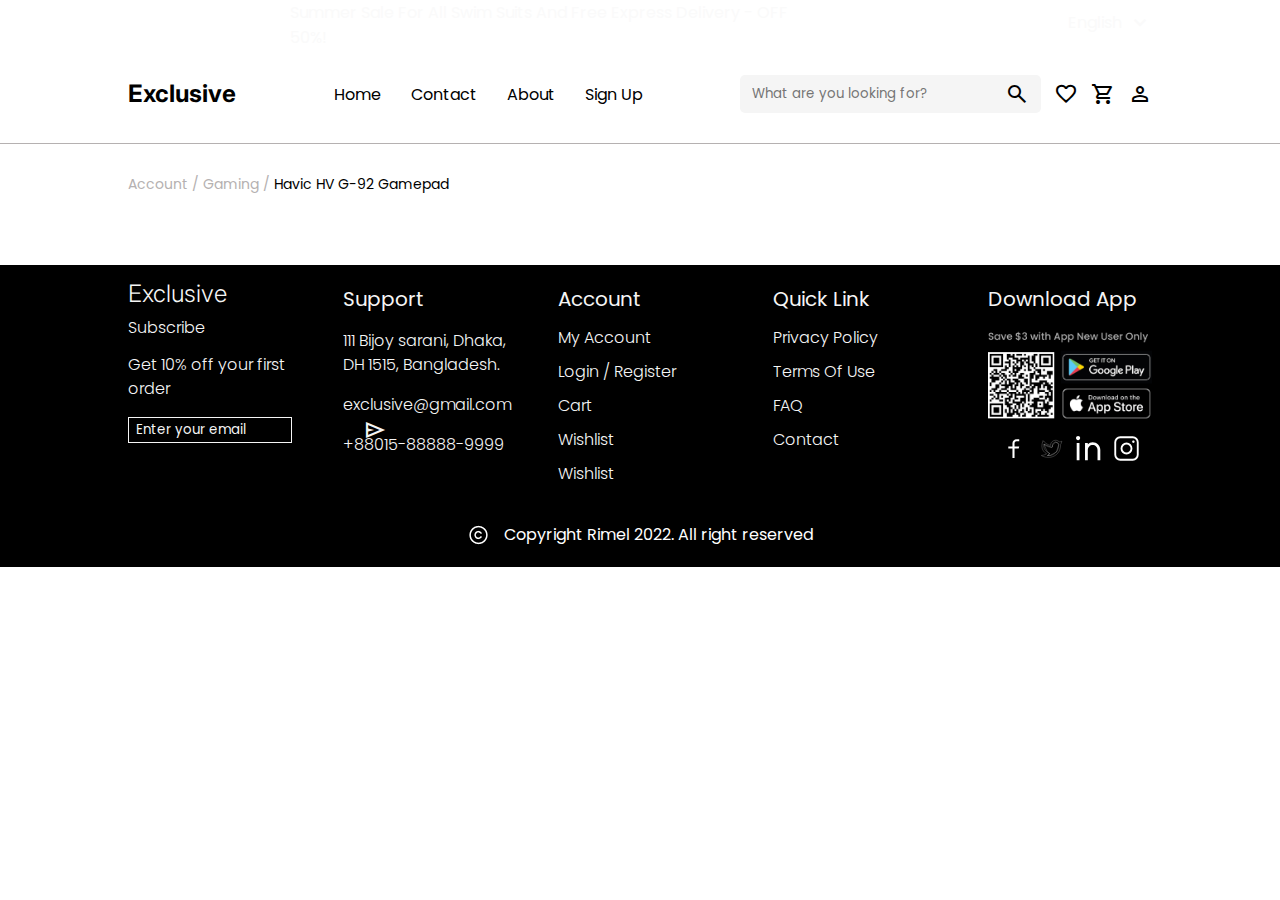
<file: Product-Details-page.html>
<!DOCTYPE html>
<html lang="en">
<head>
    <meta charset="UTF-8">
    <meta http-equiv="X-UA-Compatible" content="IE=edge">
    <meta name="viewport" content="width=device-width, initial-scale=1.0">
    <link rel="stylesheet" href="https://fonts.googleapis.com/css2?family=Material+Symbols+Outlined:opsz,wght,FILL,GRAD@48,400,0,0" />
    <link rel="stylesheet" href="css/haeder-footer-style.css">
    <link rel="stylesheet" href="css/Product-Details-page.css">
    <title>Product Details page</title>
</head>
<body>
<!------------------------------------ header ---------------------------------->
    <header>
        <div class="Top-Header">
            <p>
                Summer Sale For All Swim Suits And Free Express Delivery - OFF 50%!
                <a href="#">ShopNow</a>
            </p>
            <div class="lang">
                <p>English</p>
                <span class="material-symbols-outlined">
                    expand_more
                </span>
            </div>
        </div>
        <div class="Header">
            <a href="#" class="logo">Exclusive</a>
            <ul>
                <li> <a href="index.html">Home</a> </li>
                <li> <a href="Contact.html">Contact</a> </li>
                <li> <a href="About.html">About</a> </li>
                <li> <a href="Sing-up.html">Sign Up</a> </li>
            </ul>
            <div class="option">
                <div class="search">
                    <input type="search" name="search" id=""  placeholder="What are you looking for?">
                    <span class="material-symbols-outlined">search</span>
                </div>
                <a href="Wishlist.html">
                    <span class="material-symbols-outlined favorite">favorite</span>
                </a>
                <a href="Cart.html">
                    <span class="material-symbols-outlined shopping_cart">shopping_cart</span>
                </a>
                <a href="Account.html">
                    <span class="material-symbols-outlined">person</span>
                </a>
            </div>
        </div>
    </header>
    <div class="Page-path">
        <p>Account / Gaming / <span>Havic HV G-92 Gamepad</span></p>
    </div>
    

    <!----------------------------------- footter --------------------------------->
    
    <div class="background">
        <footer>
            <div class="footer-items">
                <a href="#" class="footer-logo">Exclusive</a>
                <a href="#">Subscribe</a>
                <p> Get 10% off your first order</p>
                <div class="email-space">
                    <input type="email" name="" id="" placeholder="Enter your email" class="email">
                    <span class="material-symbols-outlined send">send</span>
                </div>
            </div>
            <div class="footer-items">
                <h4>Support</h4>
                <p>111 Bijoy sarani, Dhaka,  DH 1515, Bangladesh.</p>
                <p>exclusive@gmail.com</p>
                <p>+88015-88888-9999</p>
            </div>
            <div class="footer-items">
                <h4>Account</h4>
                <a href="#">My Account</a>
                <a href="#">Login / Register</a>           
                <a href="#">Cart</a>
                <a href="#">Wishlist</a>
                <a href="#">Wishlist</a>
            </div>
            <div class="footer-items">
                <h4>Quick Link</h4>
                <a href="#">Privacy Policy</a>
                <a href="#">Terms Of Use</a>
                <a href="#">FAQ</a>
                <a href="#">Contact</a>
            </div>
            <div  class="footer-items">
                <h4>Download App</h4>
                <img src="imgs/Frame 720.png" alt="">
                <div class="socel-media">
                    <img src="icons/Icon-Facebook.svg" alt="">
                    <img src="icons/Icon-Twitter.svg" alt="">
                    <img src="icons/Vector.svg" alt="">
                    <img src="icons/Group.svg" alt="">
                
                </div>
            </div>
            
        </footer>
    </div>

    <div class="copyright">
        <img src="icons/icon-copyright.png" alt="">
        <p>Copyright Rimel 2022. All right reserved</p>
    </div>
<script src="script/main.js"></script>
</body>
</html>
</file>
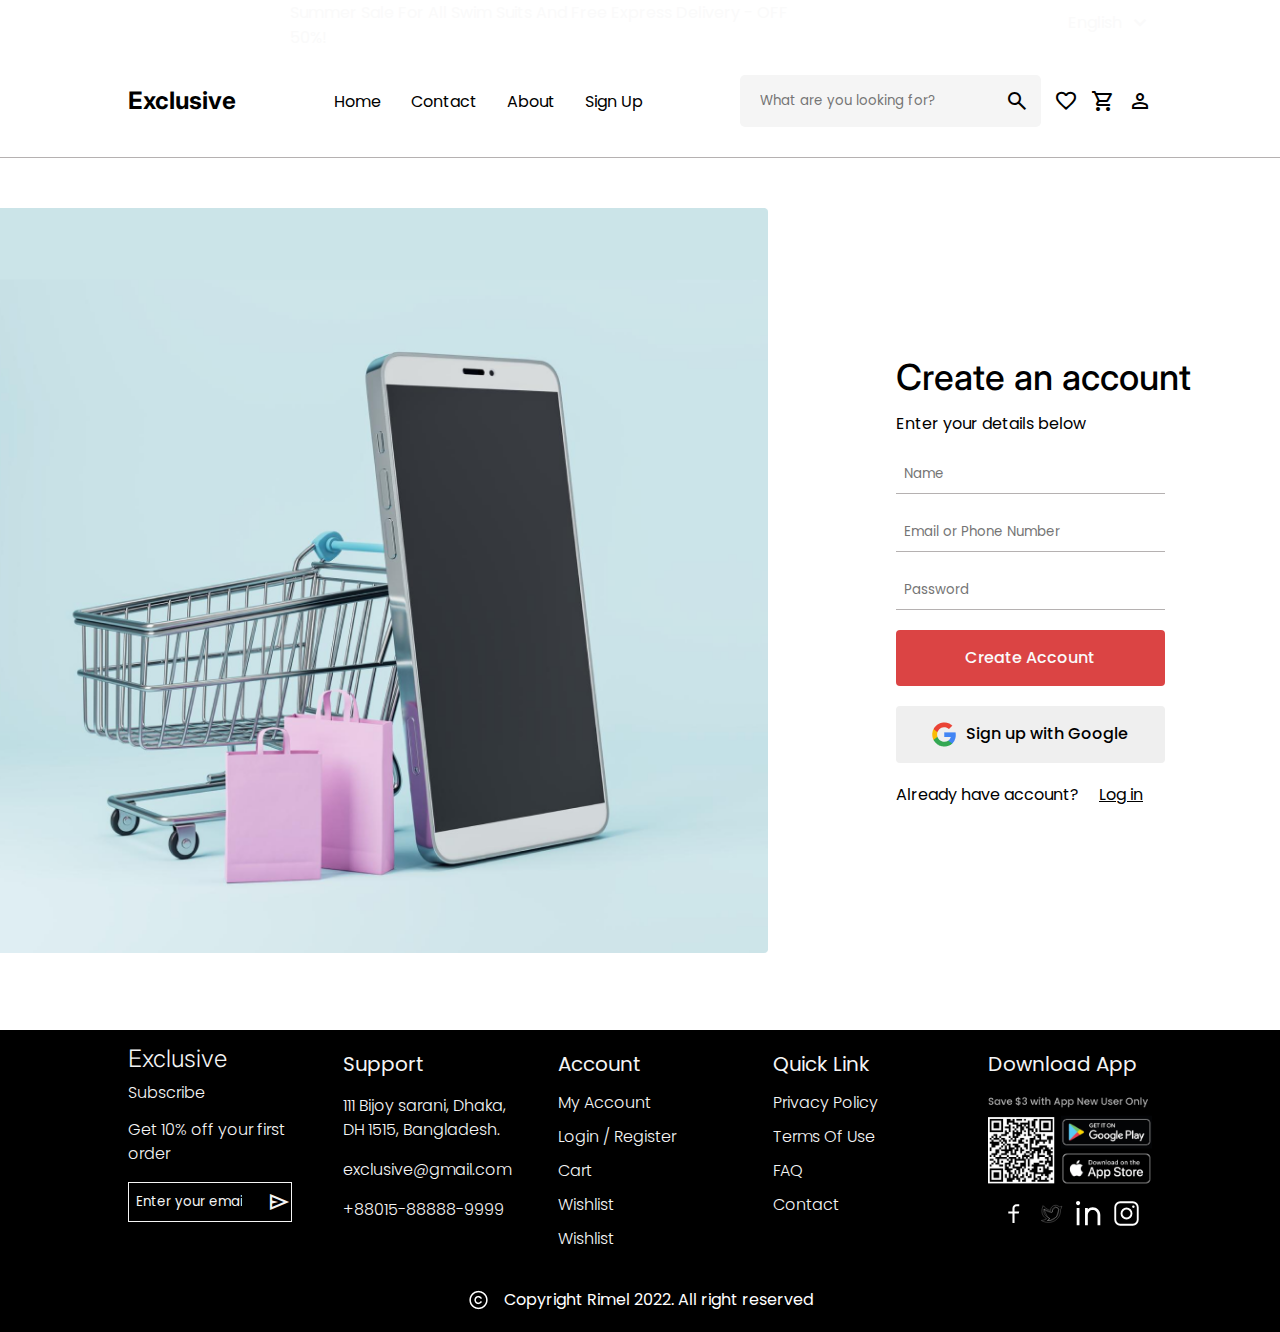
<file: Sing-up.html>
<!DOCTYPE html>
<html lang="en">
<head>
    <meta charset="UTF-8">
    <meta http-equiv="X-UA-Compatible" content="IE=edge">
    <meta name="viewport" content="width=device-width, initial-scale=1.0">
    <link rel="stylesheet" href="https://fonts.googleapis.com/css2?family=Material+Symbols+Outlined:opsz,wght,FILL,GRAD@48,400,0,0" />
    <link rel="stylesheet" href="css/haeder-footer-style.css">
    <link rel="stylesheet" href="css/sinin.css">
    <title>Sing Up</title>
</head>
<body>
    <header>
        <div class="Top-Header">
            <p>
                Summer Sale For All Swim Suits And Free Express Delivery - OFF 50%!
                <a href="#">ShopNow</a>
            </p>
            <div class="lang">
                <p>English</p>
                <span class="material-symbols-outlined">
                    expand_more
                </span>
            </div>
        </div>
        <div class="Header">
            <a href="index.html" class="logo">Exclusive</a>
            <ul>
                <li> <a href="index.html">Home</a> </li>
                <li> <a href="Contact.html">Contact</a> </li>
                <li> <a href="About.html">About</a> </li>
                <li> <a href="Sing-up.html">Sign Up</a> </li>
            </ul>
            <div class="option">
                <div class="search">
                    <input type="search" name="search" id=""  placeholder="What are you looking for?">
                    <span class="material-symbols-outlined">search</span>
                </div>
                <a href="Wishlist.html">
                    <span class="material-symbols-outlined favorite">favorite</span>
                </a>
                <a href="Cart.html">
                    <span class="material-symbols-outlined shopping_cart">shopping_cart</span>
                </a>
                <a href="Account.html">
                    <span class="material-symbols-outlined">person</span>
                </a>
            </div>
        </div>
    </header>
    <div class="sing-up">
        <div class="display">
            <img src="imgs/Side Image.png" alt="">
        </div>
        <div class="forme">
            <h2>Create an account</h2>
            <p>Enter your details below</p>
            <input type="text" name="Name" id="" placeholder="Name">
            <input type="text" name="" id="" placeholder="Email or Phone Number">
            <input type="text" placeholder="Password">
            <button class="Create-Account">Create Account</button>
            <button class="Sign-up-with-Google">
                <img src="icons/Icon-Google.png" alt="">
                Sign up with Google
            </button>
            <p class="Already-have-account" >Already have account? <a href="Log-in.html">Log in</a></p>
        </div>
    </div>
    <div class="background">
        <footer>
            <div class="footer-items">
                <a href="#" class="footer-logo">Exclusive</a>
                <a href="#">Subscribe</a>
                <p> Get 10% off your first order</p>
                <div class="email-space">
                    <input type="email" name="" id="" placeholder="Enter your email" class="email">
                    <span class="material-symbols-outlined send">send</span>
                </div>
            </div>
            <div class="footer-items">
                <h4>Support</h4>
                <p>111 Bijoy sarani, Dhaka,  DH 1515, Bangladesh.</p>
                <p>exclusive@gmail.com</p>
                <p>+88015-88888-9999</p>
            </div>
            <div class="footer-items">
                <h4>Account</h4>
                <a href="#">My Account</a>
                <a href="#">Login / Register</a>           
                <a href="#">Cart</a>
                <a href="#">Wishlist</a>
                <a href="#">Wishlist</a>
            </div>
            <div class="footer-items">
                <h4>Quick Link</h4>
                <a href="#">Privacy Policy</a>
                <a href="#">Terms Of Use</a>
                <a href="#">FAQ</a>
                <a href="#">Contact</a>
            </div>
            <div  class="footer-items">
                <h4>Download App</h4>
                <img src="imgs/Frame 720.png" alt="">
                <div class="socel-media">
                    <img src="icons/Icon-Facebook.svg" alt="">
                    <img src="icons/Icon-Twitter.svg" alt="">
                    <img src="icons/Vector.svg" alt="">
                    <img src="icons/Group.svg" alt="">
                
                </div>
            </div>
            
        </footer>
    </div>
    <div class="copyright">
        <img src="icons/icon-copyright.png" alt="">
        <p>Copyright Rimel 2022. All right reserved</p>
    </div>


</body>
</html>
</file>
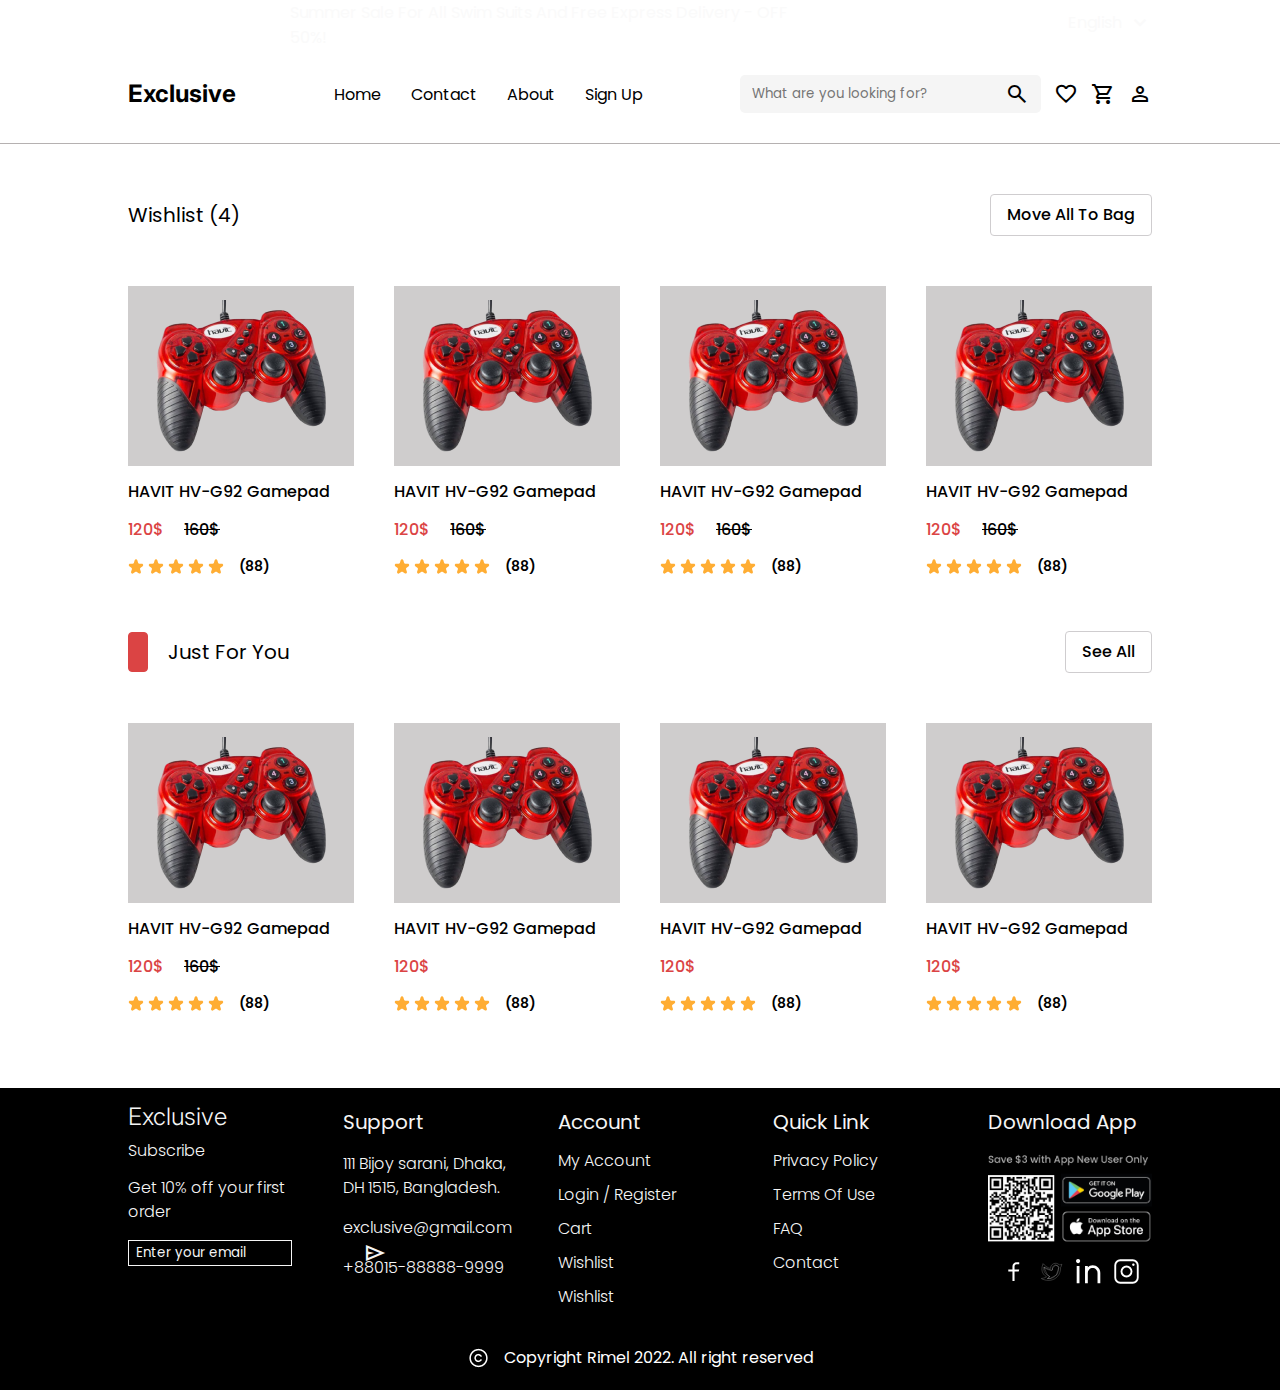
<file: Wishlist.html>
<!DOCTYPE html>
<html lang="en">
<head>
    <meta charset="UTF-8">
    <meta http-equiv="X-UA-Compatible" content="IE=edge">
    <meta name="viewport" content="width=device-width, initial-scale=1.0">
    <link rel="stylesheet" href="https://fonts.googleapis.com/css2?family=Material+Symbols+Outlined:opsz,wght,FILL,GRAD@48,400,0,0" />
    <link rel="stylesheet" href="css/haeder-footer-style.css">
    <link rel="stylesheet" href="css/Wishlist.css">
    <title>Wishlist</title>
</head>
<body>
    <header>
        <div class="Top-Header">
            <p>
                Summer Sale For All Swim Suits And Free Express Delivery - OFF 50%!
                <a href="#">ShopNow</a>
            </p>
            <div class="lang">
                <p>English</p>
                <span class="material-symbols-outlined">
                    expand_more
                </span>
            </div>
        </div>
        <div class="Header">
            <a href="#" class="logo">Exclusive</a>
            <ul>
                <li> <a href="index.html">Home</a> </li>
                <li> <a href="Contact.html">Contact</a> </li>
                <li> <a href="About.html">About</a> </li>
                <li> <a href="Sing-up.html">Sign Up</a> </li>
            </ul>
            <div class="option">
                <div class="search">
                    <input type="search" name="search" id=""  placeholder="What are you looking for?">
                    <span class="material-symbols-outlined">search</span>
                </div>
                <a href="Wishlist.html">
                    <span class="material-symbols-outlined favorite">favorite</span>
                </a>
                <a href="Cart.html">
                    <span class="material-symbols-outlined shopping_cart">shopping_cart</span>
                </a>
                <a href="Account.html">
                    <span class="material-symbols-outlined">person</span>
                </a>
            </div>
        </div>
    </header>
    <div class="Wishlist-frame">
        <div class="Wishlist-head">
            <h5>Wishlist (4)</h5>
            <button class="Move-All-To-Bag">Move All To Bag</button>
        </div>
        <div class="Wishlist-product">
            <div class="product">
                <div class="product-img-falsh-sales">
                    <img src="imgs/Frame 611.png" alt="">
                    <div class="product-option">
                        <img src="icons/Fill Heart.svg" alt="">
                        <img src="icons/Fill Eye.svg" alt="">
                    </div>
                    <button class="add-to-cart">Add To Cart</button>
                </div>
                <h4>HAVIT HV-G92 Gamepad</h4>
                <div class="priec">
                    <span class="flash-priec">120$</span>
                    <span class="officile-priec">160$</span>
                </div>
                <div class="reting">
                    <div class="reting-stars">
                        <img src="icons/stars.svg" alt="">
                        <img src="icons/stars.svg" alt="">
                        <img src="icons/stars.svg" alt="">
                        <img src="icons/stars.svg" alt="">
                        <img src="icons/stars.svg" alt="">
                    </div>
                    <p>(88)</p>
                </div>
            </div>
            <div class="product">
                <div class="product-img-falsh-sales">
                    <img src="imgs/Frame 611.png" alt="">
                    <div class="product-option">
                        
                        <img src="icons/Fill Heart.svg" alt="">
                        <img src="icons/Fill Eye.svg" alt="">
                    </div>
                    <button class="add-to-cart">Add To Cart</button>
                </div>
                <h4>HAVIT HV-G92 Gamepad</h4>
                <div class="priec">
                    <span class="flash-priec">120$</span>
                    <span class="officile-priec">160$</span>
                </div>
                <div class="reting">
                    <div class="reting-stars">
                        <img src="icons/stars.svg" alt="">
                        <img src="icons/stars.svg" alt="">
                        <img src="icons/stars.svg" alt="">
                        <img src="icons/stars.svg" alt="">
                        <img src="icons/stars.svg" alt="">
                    </div>
                    <p>(88)</p>
                </div>
            </div>
            <div class="product">
                <div class="product-img-falsh-sales">
                    <img src="imgs/Frame 611.png" alt="">
                    <div class="product-option">
                        
                        <img src="icons/Fill Heart.svg" alt="">
                        <img src="icons/Fill Eye.svg" alt="">
                    </div>
                    <button class="add-to-cart">Add To Cart</button>
                </div>
                <h4>HAVIT HV-G92 Gamepad</h4>
                <div class="priec">
                    <span class="flash-priec">120$</span>
                    <span class="officile-priec">160$</span>
                </div>
                <div class="reting">
                    <div class="reting-stars">
                        <img src="icons/stars.svg" alt="">
                        <img src="icons/stars.svg" alt="">
                        <img src="icons/stars.svg" alt="">
                        <img src="icons/stars.svg" alt="">
                        <img src="icons/stars.svg" alt="">
                    </div>
                    <p>(88)</p>
                </div>
            </div>
            <div class="product">
                <div class="product-img-falsh-sales">
                    <img src="imgs/Frame 611.png" alt="">
                    <div class="product-option">
                        
                        <img src="icons/Fill Heart.svg" alt="">
                        <img src="icons/Fill Eye.svg" alt="">
                    </div>
                    <button class="add-to-cart">Add To Cart</button>
                </div>
                <h4>HAVIT HV-G92 Gamepad</h4>
                <div class="priec">
                    <span class="flash-priec">120$</span>
                    <span class="officile-priec">160$</span>
                </div>
                <div class="reting">
                    <div class="reting-stars">
                        <img src="icons/stars.svg" alt="">
                        <img src="icons/stars.svg" alt="">
                        <img src="icons/stars.svg" alt="">
                        <img src="icons/stars.svg" alt="">
                        <img src="icons/stars.svg" alt="">
                    </div>
                    <p>(88)</p>
                </div>
            </div>
        </div>
    </div>
    <div class="Just-For-You-frame">
        <div class="Just-For-You-head">
            <div>
                <div class="scouir"></div>
                <h5>Just For You</h5>
            </div>
            <button class="See-All">See All</button>
        </div>
        <div class="Just-For-You-product">
            <div class="product">
                <div class="product-img-falsh-sales">
                    <img src="imgs/Frame 611.png" alt="">
                    <div class="product-option">
                        <img src="icons/Fill Heart.svg" alt="">
                        <img src="icons/Fill Eye.svg" alt="">
                    </div>
                    <button class="add-to-cart">Add To Cart</button>
                </div>
                <h4>HAVIT HV-G92 Gamepad</h4>
                <div class="priec">
                    <span class="flash-priec">120$</span>
                    <span class="officile-priec">160$</span>
                </div>
                <div class="reting">
                    <div class="reting-stars">
                        <img src="icons/stars.svg" alt="">
                        <img src="icons/stars.svg" alt="">
                        <img src="icons/stars.svg" alt="">
                        <img src="icons/stars.svg" alt="">
                        <img src="icons/stars.svg" alt="">
                    </div>
                    <p>(88)</p>
                </div>
            </div>
            <div class="product">
                <div class="product-img-falsh-sales">
                    <img src="imgs/Frame 611.png" alt="">
                    <div class="product-option">                      
                        <img src="icons/Fill Heart.svg" alt="">
                        <img src="icons/Fill Eye.svg" alt="">
                    </div>
                    <button class="add-to-cart">Add To Cart</button>
                </div>
                <h4>HAVIT HV-G92 Gamepad</h4>
                <div class="priec">
                    <span class="flash-priec">120$</span>
                </div>
                <div class="reting">
                    <div class="reting-stars">
                        <img src="icons/stars.svg" alt="">
                        <img src="icons/stars.svg" alt="">
                        <img src="icons/stars.svg" alt="">
                        <img src="icons/stars.svg" alt="">
                        <img src="icons/stars.svg" alt="">
                    </div>
                    <p>(88)</p>
                </div>
            </div>
            <div class="product">
                <div class="product-img-falsh-sales">
                    <img src="imgs/Frame 611.png" alt="">
                    <div class="product-option">
                        
                        <img src="icons/Fill Heart.svg" alt="">
                        <img src="icons/Fill Eye.svg" alt="">
                    </div>
                    <button class="add-to-cart">Add To Cart</button>
                </div>
                <h4>HAVIT HV-G92 Gamepad</h4>
                <div class="priec">
                    <span class="flash-priec">120$</span>
                </div>
                <div class="reting">
                    <div class="reting-stars">
                        <img src="icons/stars.svg" alt="">
                        <img src="icons/stars.svg" alt="">
                        <img src="icons/stars.svg" alt="">
                        <img src="icons/stars.svg" alt="">
                        <img src="icons/stars.svg" alt="">
                    </div>
                    <p>(88)</p>
                </div>
            </div>
            <div class="product">
                <div class="product-img-falsh-sales">
                    <img src="imgs/Frame 611.png" alt="">
                    <div class="product-option">
                        
                        <img src="icons/Fill Heart.svg" alt="">
                        <img src="icons/Fill Eye.svg" alt="">
                    </div>
                    <button class="add-to-cart">Add To Cart</button>
                </div>
                <h4>HAVIT HV-G92 Gamepad</h4>
                <div class="priec">
                    <span class="flash-priec">120$</span>
                </div>
                <div class="reting">
                    <div class="reting-stars">
                        <img src="icons/stars.svg" alt="">
                        <img src="icons/stars.svg" alt="">
                        <img src="icons/stars.svg" alt="">
                        <img src="icons/stars.svg" alt="">
                        <img src="icons/stars.svg" alt="">
                    </div>
                    <p>(88)</p>
                </div>
            </div>
        </div>
    </div>
    
    <div class="background">
        <footer>
            <div class="footer-items">
                <a href="#" class="footer-logo">Exclusive</a>
                <a href="#">Subscribe</a>
                <p> Get 10% off your first order</p>
                <div class="email-space">
                    <input type="email" name="" id="" placeholder="Enter your email" class="email">
                    <span class="material-symbols-outlined send">send</span>
                </div>
            </div>
            <div class="footer-items">
                <h4>Support</h4>
                <p>111 Bijoy sarani, Dhaka,  DH 1515, Bangladesh.</p>
                <p>exclusive@gmail.com</p>
                <p>+88015-88888-9999</p>
            </div>
            <div class="footer-items">
                <h4>Account</h4>
                <a href="#">My Account</a>
                <a href="#">Login / Register</a>           
                <a href="#">Cart</a>
                <a href="#">Wishlist</a>
                <a href="#">Wishlist</a>
            </div>
            <div class="footer-items">
                <h4>Quick Link</h4>
                <a href="#">Privacy Policy</a>
                <a href="#">Terms Of Use</a>
                <a href="#">FAQ</a>
                <a href="#">Contact</a>
            </div>
            <div  class="footer-items">
                <h4>Download App</h4>
                <img src="imgs/Frame 720.png" alt="">
                <div class="socel-media">
                    <img src="icons/Icon-Facebook.svg" alt="">
                    <img src="icons/Icon-Twitter.svg" alt="">
                    <img src="icons/Vector.svg" alt="">
                    <img src="icons/Group.svg" alt="">
                
                </div>
            </div>
            
        </footer>
    </div>
    <div class="copyright">
        <img src="icons/icon-copyright.png" alt="">
        <p>Copyright Rimel 2022. All right reserved</p>
    </div>


</body>
</html>
</file>
<file: css/haeder-footer-style.css>
@import url('https://fonts.googleapis.com/css2?family=Inter:wght@200;300;400;500;600;800&family=Poppins:wght@100;200;300;400;500;600;700;800&display=swap');

*{
    margin: 0;
    padding: 0;
    font-family: 'Poppins', sans-serif;
    text-decoration: none;
    list-style: none;
    box-sizing: border-box;
}
header{
    width: 100%;
    border-bottom: #b5b1b1 0.5px solid;    
}
.backgroun{
    width: 100%;
    background-color: black;
}
.Top-Header{
    width: 80%;
    height: 45px;
    margin: auto;
    color: rgb(250, 250, 250);
    display: flex;
}
.Top-Header p{
    display: flex;
    gap: 10px;
    width: 60%;
    margin: auto;
}
.Top-Header p a{
    color: rgb(255, 255, 255);
    text-decoration: underline;
}
.lang{
    display: flex;
    gap: 7px;
    align-items: center;
} 
.lang p{
    cursor: pointer;
}
.Header{
    display: flex;
    width: 80%;
    margin: 30px auto;
    justify-content: space-between;
    align-items: center;
    align-items: center;
    gap: 40px;

}
.logo{
    color: black;
    font-family: 'Inter';
    font-style: normal;
    font-weight: 700;
    font-size: 24px;
    line-height: 24px;
}
.Header ul{
    display: flex;
    gap: 30px;
    color: black;

}
.Header ul li a {
    color: black;
    font-weight: 400;
    font-size: 16px;
    line-height: 24px;
}
.Header ul li a:hover{
    text-decoration: underline #b5b1b1;
}
.option{
    display: flex;
    align-items: center;
    gap: 13px;
}
.option a{
    color: #000;
    display: flex;
    align-items: center;
}
.search{
    padding: 7px 12px 7px 12px ;
    background-color: #F5F5F5;
    display: flex;
    align-items: center;
    border-radius: 5px;
    gap: 10px;
}
.search input{
    width: 243px;
    outline: none;
    border: none;
    background-color: transparent;
}
.search span{
    cursor: pointer;
}
/*--------------------- prouduct style ---------------- */
.scouir{
    width: 20px;
    height: 40px;
    border: 1px solid #DB4444;
    background-color: #DB4444;
    border-radius: 4px;
}
.product{
    cursor: pointer;
    position: relative;
    width: 300px;
    display: flex;
    flex-direction: column;
    gap: 14px;
}
.product h4{
    font-style: normal;
    font-weight: 500;
    font-size: 16px;
    line-height: 24px;
}
.product:hover .add-to-cart  {
    display: block;
}
.product:hover .product-option  {
    display: flex;
    flex-direction: column;
    gap: 6px;
    position: absolute;
    top: 6px;
    right: 6px;    
}
.product-img-falsh-sales{
    display: flex;
    justify-content: center;
    align-items: center;
    flex-direction: column;
    background-color: #cfcdcd;
}
.product-option{
    display: none;

}
.add-to-cart{
    margin-bottom: -160px;
    display: none;
    position: absolute;
    width: 100%;
    font-style: normal;
    font-weight: 500;
    font-size: 16px;
    line-height: 24px;
    color: #FFFFFF;
    background-color: #000;
    border: none;
    cursor: pointer;
}
.priec {
    display: flex;
    gap: 20px;
}
.priec span{
    font-style: normal;
    font-weight: 500;
    font-size: 16px;
    line-height: 24px;
}
.flash-priec{
    color: #DB4444;
}
.officile-priec{
    text-decoration: line-through;
}
.reting{
    display: flex;
    gap: 15px;
}
.reting p{
    font-style: normal;
    font-weight: 600;
    font-size: 14px;
    line-height: 21px;
}
/* ---------------------------guarantee ------------------------ */
.guarantee{
    width: 80%;
    margin: 80px auto;
    display: flex;
    justify-content: space-between;
    align-items: center;
}
.Services{
    display: flex;
    flex-direction: column;
    justify-content: center;
    align-items: center;
    gap: 10px;
}
.Services h3{
    font-style: normal;
    font-weight: 600;
    font-size: 20px;
    line-height: 28px;
}
.Services p{
    font-style: normal;
    font-weight: 400;
    font-size: 14px;
    line-height: 21px;
}


/*================== footer style==================== */
.background{
    background-color: #000;
    width: 100%;
    margin-top: 70px;
}
footer{
    margin: auto;
    padding: 20px 0;
    width: 80%;
    display: flex;
    justify-content: space-between;
    color: #F5F5F5;
}
.footer-items{
    width: 16%;
    display: flex;
    flex-direction: column;
    gap: 16px;
}
.footer-logo{
    font-family: 'Inter';
    font-weight: 700;
    font-size: 24px;
}
.footer-items a{
    color: #F5F5F5;
    font-style: normal;
    font-weight: 300;
    line-height: 18px;
}
.footer-items h4{
    font-weight: 400;
    font-size: 20px;
    line-height: 28px;
}
.footer-items p{
    font-weight: 300;
    font-size: 16px;
    line-height: 24px;
}
.email-space{
    border: #F5F5F5 1px solid;
    display: flex;
    align-items: center;
    justify-content: space-between;
}
.email{
    background-color: transparent;
    color: #F5F5F5;
    border: none;
    outline: none;
    padding-left: 7px ;
}
.email::placeholder{
    color: #F5F5F5;

}
.send{
    cursor: pointer;
    margin-left: -30px;
}
.footer-items img{
    width: 100%;
}
.socel-media{
    display: flex;
    justify-content: space-evenly;
    align-items: center;

}
.socel-media img{
    width: 25px;
    height: 25px;
    cursor: pointer;
}
.copyright{
    background-color: #000;
    color: #F5F5F5;
    display: flex;
    justify-content: center;
    align-items: center;
    gap: 15px;
    padding: 20px 0;
}
.copyright p{
    font-style: normal;
    font-weight: 400;
    font-size: 16px;
    line-height: 24px;
    color: #FFFFFF;
}
</file>
<file: css/index-style.css>
.hero{
    width: 80%;
    display: flex;
    justify-content: space-between;
    margin:  auto;
}
.catigory{
    width: 25%;
    padding-top: 20px;
    border-right: #b5b1b1 0.5px solid;
    display: flex;
    flex-direction: column;
    gap: 10px;
}
.catigory-items{
    display: flex;
    align-items: center;
    flex-direction: column;
}
.catigory-items div{
    width: 90%;
    display: flex;
    align-items: center;
    justify-content: space-between;
}
.catigory-items span{
    cursor: pointer;
}
.dropliste ul li{
    display: flex;
    width: 100%;
}
.dropliste ul li a{
    width: 100%;
    color: #000;
    padding-left: 10px;
}
.dropliste ul li a:hover{
    background-color: #b5b1b1;
}
.dropliste ul {
    width: 100%;
    margin-top: 15px;
    display: flex;
    flex-direction: column;
    gap: 15px;
}
.slader{
    width: 70%;
    margin-top: 20px;
    display: flex;
}

.imgs-continer{
    height: 344px;
    display: flex;
    justify-content: space-evenly;
    align-items: center;
    width: 100%;
    background: #000000;
}
.offers {
    width: 38%;
    margin-left: 40px;
    color: #FAFAFA;
    text-align: justify;
}
.offers p {
    display: flex;
    align-items: center;
    gap: 24px;
    font-style: normal;
    font-weight: 400;
    font-size: 16px;
    line-height: 24px;
}
.offers h2{
    font-family: 'Inter';
    font-style: normal;
    font-weight: 600;
    font-size: 48px;
    line-height: 60px;
}
.offers a{
    color: #F5F5F5;
    display: flex;
    align-items: center;
    gap: 8px;
    font-style: normal;
    font-weight: 500;
    font-size: 16px;
    line-height: 24px;
}
.product-img{
    width: 52%;
}
.product-img img{
    width: 100%;
    height: 100%;
}
/* ------------------------flash sales style--------------------- */

.Flash-Sales{
    width: 80%;
    margin: 60px auto;
}
.head-flash-sales {
    display: flex;
    align-items: center;
    gap: 16px;
}
.scouir{
    width: 20px;
    height: 40px;
    border: 1px solid #DB4444;
    background-color: #DB4444;
    border-radius: 4px;
}
.head-flash-sales p{
    font-style: normal;
    font-weight: 600;
    font-size: 16px;
    line-height: 20px;
    color: #DB4444;
}
.content-dwon{
    margin: 24px 0;
    display: flex;
    align-items: center;
    gap: 30px;
}
.content-dwon h2 {
    font-family: 'Inter';
    font-style: normal;
    font-weight: 600;
    font-size: 36px;
    line-height: 48px;
    letter-spacing: 0.04em;
}
.content-dwon p{
    font-family: 'Inter';
    font-style: normal;
    font-weight: 700;
    font-size: 32px;
    line-height: 30px;
    letter-spacing: 0.04em;
}
.frame-contre{
    display: flex;
    align-items: center;
    justify-content: space-between;
}
.controles {
    display: flex;
    gap: 10px;
}
.controles img{
    cursor: pointer;
    padding: 15px;
    background-color: #cfcdcd;
    border-radius: 100%;
}
.products-flash-sales{
    display: flex;
    gap: 50px;
    overflow-x: auto;
}
.product{
    cursor: pointer;
    position: relative;
    width: 300px;
    display: flex;
    flex-direction: column;
    gap: 14px;
}
.product h4{
    font-style: normal;
    font-weight: 500;
    font-size: 16px;
    line-height: 24px;
}
.product:hover .add-to-cart  {
    display: block;
}
.product:hover .product-option  {
    display: flex;
    flex-direction: column;
    gap: 6px;
    position: absolute;
    top: 6px;
    right: 6px;    
}
.product-img-falsh-sales{
    display: flex;
    justify-content: center;
    align-items: center;
    flex-direction: column;
    background-color: #cfcdcd;
}
.product-option{
    display: none;

}
.add-to-cart{
    margin-bottom: -160px;
    display: none;
    position: absolute;
    width: 100%;
    font-style: normal;
    font-weight: 500;
    font-size: 16px;
    line-height: 24px;
    color: #FFFFFF;
    background-color: #000;
    border: none;
    cursor: pointer;
}
.priec {
    display: flex;
    gap: 20px;
}
.priec span{
    font-style: normal;
    font-weight: 500;
    font-size: 16px;
    line-height: 24px;
}
.flash-priec{
    color: #DB4444;
}
.officile-priec{
    text-decoration: line-through;
}
.reting{
    display: flex;
    gap: 15px;
}
.reting p{
    font-style: normal;
    font-weight: 600;
    font-size: 14px;
    line-height: 21px;
}
.View-All-Products-flash-sales{
    width: 80%;
    margin: auto ;
    display: flex;
    justify-content: center;
    padding-bottom: 50px;
}
.button-view-all{
    background: #DB4444;
    width: 20%;
    font-style: normal;
    font-weight: 500;
    font-size: 16px;
    line-height: 24px;
    color: #FAFAFA;
    border: none;
    padding: 10px 20px;
    border-radius: 7px;
    cursor: pointer;
}

/* -------------------Categories style -------------*/
.Categories{
    width: 80%;
    margin: 60px auto;
    display: flex;
    flex-direction: column;
}
.head{
    display: flex;
    align-items: center;
    gap: 16px;
}
.head p{
    font-style: normal;
    font-weight: 600;
    font-size: 16px;
    line-height: 20px;
    color: #DB4444;
}
.tetle{
    margin-top: 20px;
    display: flex;
    justify-content: space-between;
    align-items: center;
}
.tetle h2{
    font-family: 'Inter';
    font-style: normal;
    font-weight: 600;
    font-size: 36px;
    line-height: 48px;
}
.Categories-items{
    display: flex;
    justify-content: space-between;
    margin-top: 50px;
}
.Categorie-item{
    cursor: pointer;
    display: flex;
    flex-direction: column;
    justify-content: center;
    align-items: center;
    gap: 16px;
    border: #b5b1b1 1px solid ;
    width: 170px;
    height: 145px;
}
.Categorie-item:hover{
    background-color: #b5b1b1;
}
.Categorie-item p{
    font-style: normal;
    font-weight: 400;
    font-size: 16px;
    line-height: 24px;
}
.Categorie-item img{
    width: 35%;
}
.activ{
    background: #DB4444;
    color: #FAFAFA;
}

hr{
    width: 80%;
    margin: auto;
}
/*------------------------- frame-Best-Selling-Products ----------------------*/
.frame-Best-Selling-Products{
    width: 80%;
    margin: 60px auto ;
    gap: 40px;
}
.controles a{
    font-style: normal;
    font-weight: 500;
    font-size: 16px;
    line-height: 24px;
    padding: 10px 20px;
    border-radius: 4px;
    color: #FAFAFA;
    background-color: #DB4444;
}
.Best-Selling-Products{
    margin-top: 40px;
    display: flex;
    gap: 30px;
    justify-content: space-between;
}
/* -------------------------special-Offers ---------------------------*/

.special-Offers{
    width: 80%;
    margin: 40px auto;
    background-color: #000;
    color: #FAFAFA;
    display: flex;
    align-items: center;
}
.details-offer{
    width: 50%;
    padding: 40px;
    display: flex;
    flex-direction: column;
    gap: 15px;
}
.details-offer p{
    font-style: normal;
    font-weight: 600;
    font-size: 16px;
    line-height: 20px;    
    color: #00FF66;  
}
.details-offer h2{
    font-family: 'Inter';
    font-style: normal;
    font-weight: 600;
    font-size: 48px;
    line-height: 60px;
    letter-spacing: 0.04em;
    color: #FAFAFA;
}
.offer-timer{
    display: flex;
    gap: 28px;
}
.time-offer{
    display: flex;
    flex-direction: column;
    align-items: center;
    justify-content: center;
    width: 62px;
    height: 62px;
    background-color: #FAFAFA;
    border-radius: 100%;
}
.time-offer p{
    font-style: normal;
font-weight: 400;
font-size: 11px;
line-height: 18px;
color: #000000;
}
.time-offer span{
    font-style: normal;
    font-weight: 600;
    font-size: 16px;
    line-height: 20px;
    color: #000000;
}
.details-offer button{
    width: 45%;
    background: #00FF66;
    font-style: normal;
    font-weight: 500;
    font-size: 16px;
    line-height: 24px;
    color: #FAFAFA;
    padding: 8px 20px;
    border-radius: 4px;
    cursor: pointer;
}
.img-product{
    width: 45%;
}
.img-product img{
    width: 100%;
    /* box-shadow: 18px 18px 107px 7px #fafafa; */
}

/*--------------------------- Explore-Our-Products ---------------------------*/
.Explore-Our-Products{
    width: 80%;
    margin: 40px auto;
}
.products{
    margin-top: 40px;
    display: flex;
    flex-wrap: wrap;
    justify-content: space-between;
}
.products .product{
    width: 21%;
}
.View-All-Products{
    margin-top: 40px;
    display: flex;
    justify-content: center;
    align-items: center;
}
.View-All-Products button{
    padding: 16px 48px;
    background: #DB4444;
    border-radius: 4px;
    border: none;
    font-style: normal;
    font-weight: 500;
    font-size: 16px;
    line-height: 24px;
    color: #FAFAFA;
    cursor: pointer;
}
/*------------------------------------- New Arrival ---------------------------*/

.New-Arrival-head{
    width: 80%;
    margin: 30px auto;
}
.New-Arrival{
    width: 80%;
    margin: 40px auto;
    display: flex;
    justify-content: space-between;
}
.deteails{
    display: flex;
    flex-direction: column;
    gap: 10px;
    position: absolute;
    color: #FAFAFA;
    bottom: 20px;
    left: 20px;
}
.deteails h5{
    font-family: 'Inter';
    font-style: normal;
    font-weight: 600;
    font-size: 24px;
    line-height: 24px;    
    letter-spacing: 0.03em;
}
.deteails p{
    width: 70%;
    font-style: normal;
    font-weight: 400;
    font-size: 14px;
    line-height: 21px;
}
.deteails a{
    font-style: normal;
    font-weight: 500;
    font-size: 16px;
    line-height: 24px;
    color: #FFFFFF;
    text-decoration: underline;
}
.New-Arrival-product{
    display: flex;
    justify-content: space-between;

}
.Collections{
    display: flex;
    width: 48%;
    flex-direction: column;
    gap: 15px;

}
.relative1{
    width: 100%;
    position: relative;
    background-color: #000;
    padding: 20px;
}
.relative{
    width: 49%;
    position: relative;
    background-color: #000;
    padding: 20px;
}
</file>
<file: css/Account.css>
.Account-head{
    width: 80%;
    margin: 40px auto;
    display: flex;
    justify-content: space-between;
    align-items: center;
}
.Account-head p{
    font-style: normal;
    font-weight: 400;
    font-size: 14px;
    line-height: 21px;
}
.section{

    color: #b5b1b1;
}
.section span{
    color: black;
}
.clinte-name{
    color: #DB4444;
}

/* --------------- Account-seting ------------*/
.Account-frame{
    width: 80%;
    margin: 30px auto;
    display: flex;
    justify-content: space-between;
}
.Account-seting{
    width: 18%;
    display: flex;
    flex-direction: column;
    gap: 13px;
    font-style: normal;
    font-weight: 500;
    font-size: 16px;
    line-height: 24px;
}
.Account-seting ul {
    display: flex;
    gap: 13px;
    flex-direction: column;
    justify-content: center;
    margin-left: 20px;
}
.active{
    color: #DB4444 !important;
}
.Account-seting ul li{
    font-weight: 400;
    color: #b5b1b1;
    cursor: pointer;
}

/*------------------------------- Edit-Profile --------------------- */

.Edit-Profile{
    width: 50%;
    display: flex;
    flex-direction: column;
    gap: 15px;

}
.Edit-Profile h4{
    font-style: normal;
    font-weight: 500;
    font-size: 20px;
    line-height: 28px;
    color: #DB4444;
}
.personal-information{
    flex-wrap: wrap;
    display: flex;
    gap: 40px;
}
.inputs{
    width: 45%;
    display: flex;
    flex-direction: column;
    gap: 15px;
}
input{
    border: none;
    background-color: #F5F5F5;
    outline: none;
    height: 40px;
    padding-left: 7px;
}
label{
    font-style: normal;
    font-weight: 400;
    font-size: 16px;
    line-height: 24px;
}
.Password-Changes{
    display: flex;
    flex-direction: column;
    gap: 15px;
}
.buttons-submait{
    display: flex;
    justify-content: end;
    align-items: center;
    gap: 20px;
    margin-top: 7px;
}
.buttons-submait button{
    font-style: normal;
    font-weight: 500;
    font-size: 16px;
    line-height: 24px;
    color: #FAFAFA;
    background: #DB4444;
    border-radius: 4px;
    border: none;
    padding: 10px 20px;
    cursor: pointer;
}
.buttons-submait span{
    font-style: normal;
    font-weight: 400;
    font-size: 16px;
    line-height: 24px;
    cursor: pointer;
}
</file>
<file: css/Cart.css>
.Cart-frame{
    width: 80%;
    margin: 60px auto;
}
.Cart-frame h5{
    font-style: normal;
    font-weight: 400;
    font-size: 14px;
    line-height: 21px;
color: #cdcdcd;
}
.Cart-frame h5 span{
    color: #000000;
}
.head{
    margin-top: 40px;
    display: flex;
    justify-content: space-between;
    align-items: center;
    box-shadow: 1px 1px  26px -6px  #adadad;
    padding: 24px 34px;
}
.Cart-product{
    margin-top: 40px;
    display: flex;
    justify-content: space-between;
    align-items: center;
    box-shadow: 1px 1px  26px -6px  #adadad;
    padding: 24px 34px;
}
.Product{
    position: relative;
    width: 20%;
    display: flex;
    align-items: center;
    gap: 15px;
}
.Product h5{
    font-style: normal;
    font-weight: 400;
    font-size: 16px;
    line-height: 24px;
    color: #000000;
}
.Product:hover .icon-cancel{
    display: block;
}
.Product-img{
    height: 42px;
    width: 48px;
    border-radius: 0px;
}
.icon-cancel{
    cursor: pointer;
    display: none;
    width: 20px;
    height: 20px;
    position: absolute;
    top: 0;
    left: 0;
}
.Price , .Subtotal{
    width: 20%;
    text-align: center;
    font-style: normal;
    font-weight: 400;
    font-size: 16px;
    line-height: 24px;
}
.Quantity {
    border: 1px solid #cdcdcd;
    display: flex;
    align-items: center;
    justify-content: center;
    gap: 7px;
    padding: 5px 10px;
    border-radius: 4px;
}
.controlers{
    display: flex;
    flex-direction: column;
    gap: 4px ;
    justify-content: center;
}
.buttons{
    margin-top: 50px;
    display: flex;
    justify-content: space-between;
}
.buttons button{
    font-style: normal;
    font-weight: 500;
    font-size: 16px;
    line-height: 24px;
    width: 20%;
    padding: 13px 0;
    border: #adadad 1px solid;
    background-color: transparent;
    border-radius: 4px;
    cursor: pointer;
}
.Coupon-Code-and-Cart-Total{
    margin-top: 50px;
    display: flex;
    justify-content: space-between;
}
.Coupon-Code-and-Cart-Total button{
    width: 50%;
    background-color: #DB4444;
    border: none;
    padding: 10px 0;
    font-weight: 500;
    font-size: 16px;
    line-height: 24px;
    color: #FAFAFA;
    cursor: pointer;
}
.Coupon-Code{
    width: 40%;
    display: flex;
    height: 45px;
    gap: 20px;
}
.Coupon-Code input{
    width: 50%;
    padding-left: 7px;
    border: #adadad 1px solid ;
    border-radius: 5px;
}
.Cart-Total{
    width: 45%;
    border: #0a0a0a 1px solid ;
    padding: 30px;
    display: flex;
    align-items: center;
    flex-direction: column;
    gap: 13px;
}
.Cart-Total h5{
    color: #000000;
    font-style: normal;
    font-weight: 500;
    font-size: 20px;
    line-height: 28px;
}
.Cart-Total div{
    width: 100%;
    display: flex;
    justify-content: space-between;
}
hr{
    width: 100%;
}
.Cart-Total button{
    
}
</file>
<file: css/Contact.css>
.contact-frame{
    width: 80%;
    margin: 60px auto;
}
.Page-path{
    margin: 30px auto;
    font-style: normal;
    font-weight: 400;
    font-size: 14px;
    line-height: 21px;
    color: #b5b1b1;
}
.Page-path span{
    color: #000000;
}
.contact{
    display: flex;
    justify-content: space-between;

}
.Contact-info{
    width: 30%;
    display: flex;
    flex-direction: column;
    padding: 19px;
    gap: 14px;
    background: #FFFFFF;
    box-shadow: 0px 1px 13px rgba(0, 0, 0, 0.05);
    border-radius: 4px;
}
.head{
    display: flex;
    align-items: center;
    gap: 23px;
}
.head h5{
    font-style: normal;
    font-weight: 500;
    font-size: 16px;
    line-height: 24px;
}
.contact-US{
    display: flex;
    flex-direction: column;
    gap: 14px;
}
.contact-US p{
    font-style: normal;
    font-weight: 400;
    font-size: 14px;
    line-height: 21px;
}
.contact-formuel{
    width: 67%;
    display: flex;
    flex-direction: column;
    gap: 18px;
    background: #FFFFFF;
    box-shadow: 0px 1px 13px rgba(0, 0, 0, 0.05);
    border-radius: 4px;
    padding: 20px;
}
.customer-information{
    display: flex;
    justify-content: space-between;
    align-items: center;
}
.customer-information input{
    width: 30%;
    height: 40px;
    border: none;
    outline: none;
    background: #F5F5F5;
    border-radius: 4px;
    padding-left: 8px;
}
#Your-Massage{
    width: 100%;
    height: 200px;
    border: none;
    outline: none;
    background: #F5F5F5;
    border-radius: 4px;
    padding-left: 8px;
}
#Your-Massage::placeholder{
    display: flex;
    align-items: flex-start;
}
.Send-Massage{
    align-self: self-end;
    width: 30%;
    height: 36px;
    background: #DB4444;
    border-radius: 4px;
    border: none;
    font-style: normal;
    /* font-weight: 500; */
    font-size: 16px;
    line-height: 24px;
    color: #FAFAFA;
    cursor: pointer;
}
</file>
<file: css/Log-in.css>
.log-in{
    margin-top: 50px;
    /* width: 90%; */
    display: flex;
    justify-content: space-between;
    align-items: center;
}
.display{
    width: 60%;
}
.display img{
    width: 100%;
}
.forme{
    width: 30%;
    display: flex;
    flex-direction: column;
    gap: 20px;
}
input{
    width: 70%;
    height: 38px;
    border: none;
    border-bottom: #b5b1b1 1px solid;
    padding-left: 8px;
    outline: none;
}
.forme h2{
    font-family: 'Inter';
    font-style: normal;
    font-weight: 500;
    font-size: 36px;
    line-height: 30px;
}
.forme p{
    font-style: normal;
    font-weight: 400;
    font-size: 16px;
    line-height: 24px;
}
.Log-In{
    width: 40%;
    font-style: normal;
    font-weight: 500;
    font-size: 16px;
    line-height: 24px;
    color: #FAFAFA;
    background: #DB4444;
    border-radius: 4px;
    border: none;
    padding: 16px 0;
    cursor: pointer;
}
.Log-In-and-Forget-Password{
    display: flex;
    align-items: center;
    gap: 60px;
}
.Forget-Password{
    font-style: normal;
    font-weight: 400;
    font-size: 16px;
    line-height: 24px;
    color: #DB4444;
}
</file>
<file: css/Product-Details-page.css>
.Page-path{
    margin: 30px 10% auto;
    color: #b5b1b1;
    font-style: normal;
    font-weight: 400;
    font-size: 14px;
    line-height: 21px;
}
.Page-path span{
    color: black;
}
</file>
<file: css/sinin.css>
.sing-up{
    margin-top: 50px;
    /* width: 90%; */
    display: flex;
    justify-content: space-between;
    align-items: center;
}
.display{
    width: 60%;
}
.display img{
    width: 100%;
}
.forme{
    width: 30%;
    display: flex;
    flex-direction: column;
    gap: 20px;
}
input{
    width: 70%;
    height: 38px;
    border: none;
    border-bottom: #b5b1b1 1px solid;
    padding-left: 8px;
    outline: none;
}
.forme h2{
    font-family: 'Inter';
    font-style: normal;
    font-weight: 500;
    font-size: 36px;
    line-height: 30px;
}
.forme p{
    font-style: normal;
    font-weight: 400;
    font-size: 16px;
    line-height: 24px;
}
.Create-Account{
    width: 70%;
    font-style: normal;
    font-weight: 500;
    font-size: 16px;
    line-height: 24px;
    color: #FAFAFA;
    background: #DB4444;
    border-radius: 4px;
    border: none;
    padding: 16px 0;
}
.Sign-up-with-Google{
    width: 70%;
    display: flex;
    align-items: center;
    justify-content: center;
    gap: 10px;
    font-style: normal;
    font-weight: 500;
    font-size: 16px;
    line-height: 24px;
    border-radius: 4px;
    border: none;
    padding: 16px 0;
}
.Already-have-account{
    display: flex;
    gap: 20px;
}
.Already-have-account a{
    color: #000;
    text-decoration: underline;
}
</file>
<file: css/Wishlist.css>
.Wishlist-frame{
    width: 80%;
    margin: 50px auto ;
}
.Wishlist-head{
    display: flex;
    justify-content: space-between;
    align-items: center;
}
.Wishlist-head h5{
    font-style: normal;
    font-weight: 400;
    font-size: 20px;
    line-height: 26px;
}
.Move-All-To-Bag{
    border-radius: 4px;
    font-style: normal;
    font-weight: 500;
    font-size: 16px;
    line-height: 24px;
    background-color: transparent;
    border: 1px #cfcdcf solid;
    padding: 8px 16px;
    cursor: pointer;
}
.Wishlist-product{
    margin-top: 50px;
    display: flex;
    gap: 40px;
}


/* -----------------------Just-For-You-frame ----------------------*/
.Just-For-You-frame{
    width: 80%;
    margin: 50px auto ;
}
.Just-For-You-head{
    display: flex;
    justify-content: space-between;
    align-items: center;
}
.Just-For-You-head div{
    display: flex;
    gap: 20px;
    align-items: center;
}
.Just-For-You-head div h5{
    font-style: normal;
    font-weight: 400;
    font-size: 20px;
    line-height: 26px;
}
.See-All{
    border-radius: 4px;
    font-style: normal;
    font-weight: 500;
    font-size: 16px;
    line-height: 24px;
    background-color: transparent;
    border: 1px #cfcdcf solid;
    padding: 8px 16px;
    cursor: pointer;
}
.Just-For-You-product{
    margin-top: 50px;
    display: flex;
    gap: 40px;
}
</file>
